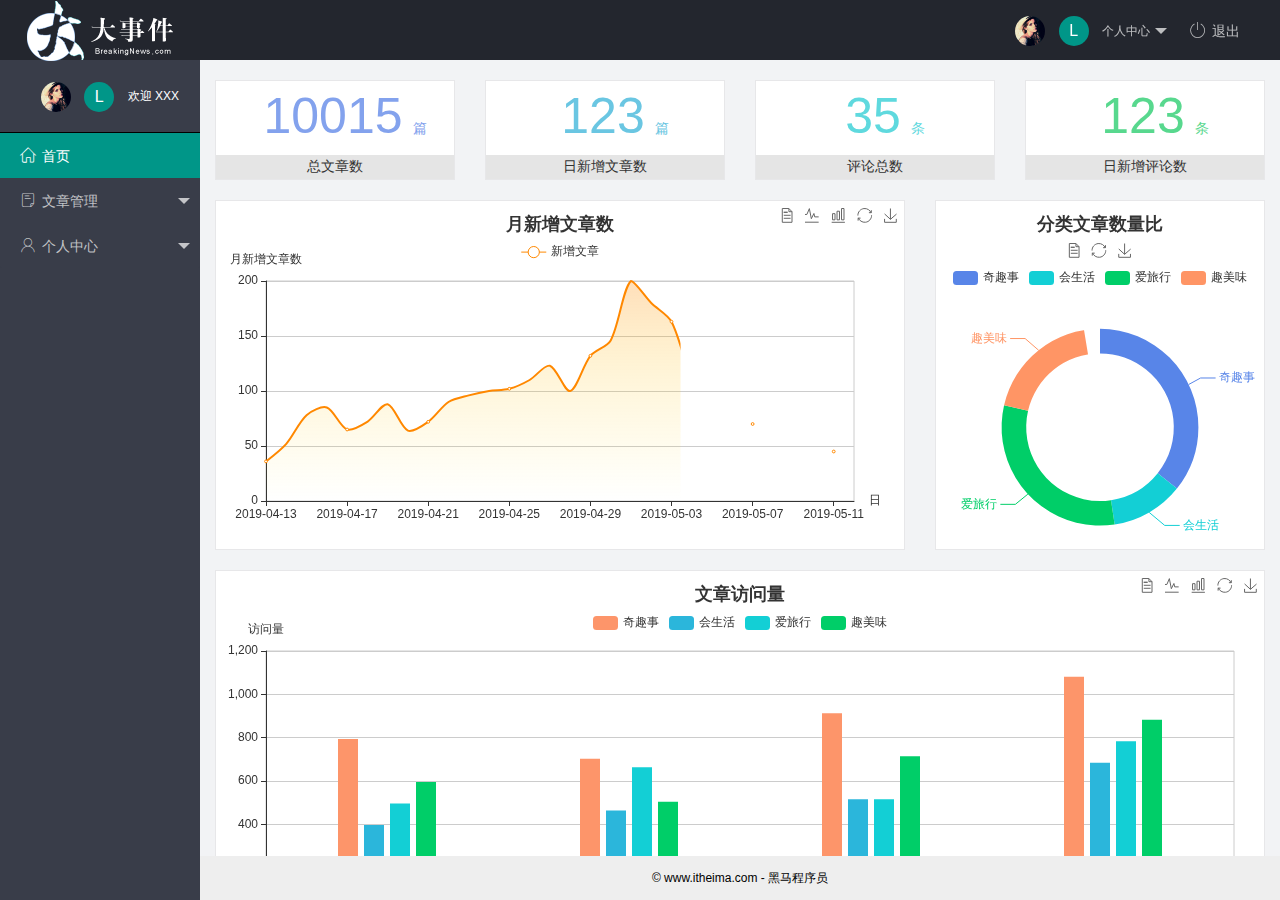
<file: index.html>
<!DOCTYPE html>
<html>

<head>
    <meta charset="utf-8">
    <meta name="viewport" content="width=device-width, initial-scale=1, maximum-scale=1">
    <title>layout 管理系统大布局 - Layui</title>
    <!-- 引导 iconfont.css -->
    <link rel="stylesheet" href="/assets/fonts/iconfont.css">
    <!-- 导入 layui.css -->
    <link rel="stylesheet" href="/assets/lib/layui/css/layui.css">
    <!-- 导入本页面的css -->
    <link rel="stylesheet" href="/assets/css/index.css">
</head>

<body>
    <div class="layui-layout layui-layout-admin">
        <div class="layui-header">
            <div class="layui-logo layui-hide-xs">
                <img src="/assets/images/logo.png" alt="">
            </div>
            <!-- 头部区域（可配合layui 已有的水平导航） -->
            <ul class="layui-nav layui-layout-right">
                <li class="layui-nav-item layui-hide layui-show-md-inline-block">
                    <!-- 顶部头像区域 -->
                    <a class="userinfo" href="javascript:;">
                        <img src="/assets/images/sample.jpg" class="layui-nav-img">
                        <span class="text-avatar">L</span>
                        个人中心
                    </a>
                    <dl class="layui-nav-child">
                        <dd>
                            <a href="/user/user_info.html" target="fm">基本资料</a>
                        </dd>
                        <dd>
                            <a href="/user/user_avatar.html" target="fm">更换头像</a>
                        </dd>
                        <dd>
                            <a href="/user/user_pwd.html" target="fm">重置密码</a>
                        </dd>
                    </dl>
                </li>
                <li class="layui-nav-item" lay-header-event="menuRight" lay-unselect>
                    <a id="logout" href="javascript:;">
                        <span class="iconfont icon-tuichu"></span>退出
                    </a>
                </li>
            </ul>
        </div>

        <div class="layui-side layui-bg-black">
            <div class="layui-side-scroll">
                <!-- 侧边头像区域（写到layui-side-scroll里面，ul的外面） -->
                <div class="userinfo">
                    <img src="/assets/images/sample.jpg" class="layui-nav-img">
                    <span class="text-avatar">L</span>
                    <span class="welcome">欢迎 XXX</span>
                </div>
                <!-- 左侧导航区域（可配合layui已有的垂直导航） -->
                <!-- lay-shrink="all" 收缩全部兄弟菜单子菜单 -->
                <ul lay-shrink="all" class="layui-nav layui-nav-tree" lay-filter="test">
                    <!-- layui-this这个类名，用于选中项高亮;  -->
                    <li class="layui-nav-item layui-this">
                        <!-- _self: 本页面跳转; -->
                        <!-- _blank: 新页面跳转; -->
                        <!-- XXX: 这个值如果和某个iframe标签的name属性相同，这个页面就回去iframe标签中显示; -->
                        <a href="/home/dashboard.html" target="fm">
                            <span class="iconfont icon-home"></span>首页
                        </a>
                    </li>
                    <!-- layui-nav-itemed这个类名，用于展开默认项; -->
                    <li class="layui-nav-item">
                        <a class="" href="javascript:;">
                            <span class="iconfont icon-16"></span>文章管理
                        </a>
                        <dl class="layui-nav-child">
                            <dd>
                                <a href="/article/art_cate.html" target="fm">
                                    <i class="layui-icon layui-icon-app"></i>文章类别</a>
                            </dd>
                            <dd>
                                <a href="javascript:;">
                                    <i class="layui-icon layui-icon-app"></i>文章列表</a>
                            </dd>
                            <dd>
                                <a href="javascript:;">
                                    <i class="layui-icon layui-icon-app"></i>发表文章</a>
                            </dd>
                        </dl>
                    </li>
                    <li class="layui-nav-item">
                        <a href="javascript:;">
                            <span class="iconfont icon-user"></span>个人中心
                        </a>
                        <dl class="layui-nav-child">
                            <dd>
                                <a href="/user/user_info.html" target="fm">
                                    <i class="layui-icon layui-icon-app"></i>基本资料</a>
                            </dd>
                            <dd>
                                <a href="/user/user_avatar.html" target="fm">
                                    <i class="layui-icon layui-icon-app"></i>更换头像</a>
                            </dd>
                            <dd>
                                <a href="/user/user_pwd.html" target="fm">
                                    <i class="layui-icon layui-icon-app"></i>重置密码</a>
                            </dd>
                        </dl>
                    </li>

                </ul>
            </div>
        </div>

        <div class="layui-body">
            <!-- 内容主体区域 -->
            <iframe name="fm" src="/home/dashboard.html" frameborder="0"></iframe>
        </div>

        <div class="layui-footer">
            <!-- 底部固定区域 -->
            © www.itheima.com  -  黑马程序员
        </div>
    </div>

    <!-- 导入 layui.all.js -->
    <script src="/assets/lib/layui/layui.all.js"></script>
    <!-- 导入 axios.js -->
    <script src="/assets/lib/axios.js"></script>
    <!-- 导入 common.js -->
    <script src="/assets/js/common.js"></script>
    <!-- 导入 jquery.js -->
    <script src="/assets/lib/jquery.js"></script>
    <!-- 导入 自己的 js -->
    <script src="/assets/js/index.js"></script>
</body>

</html>
</file>
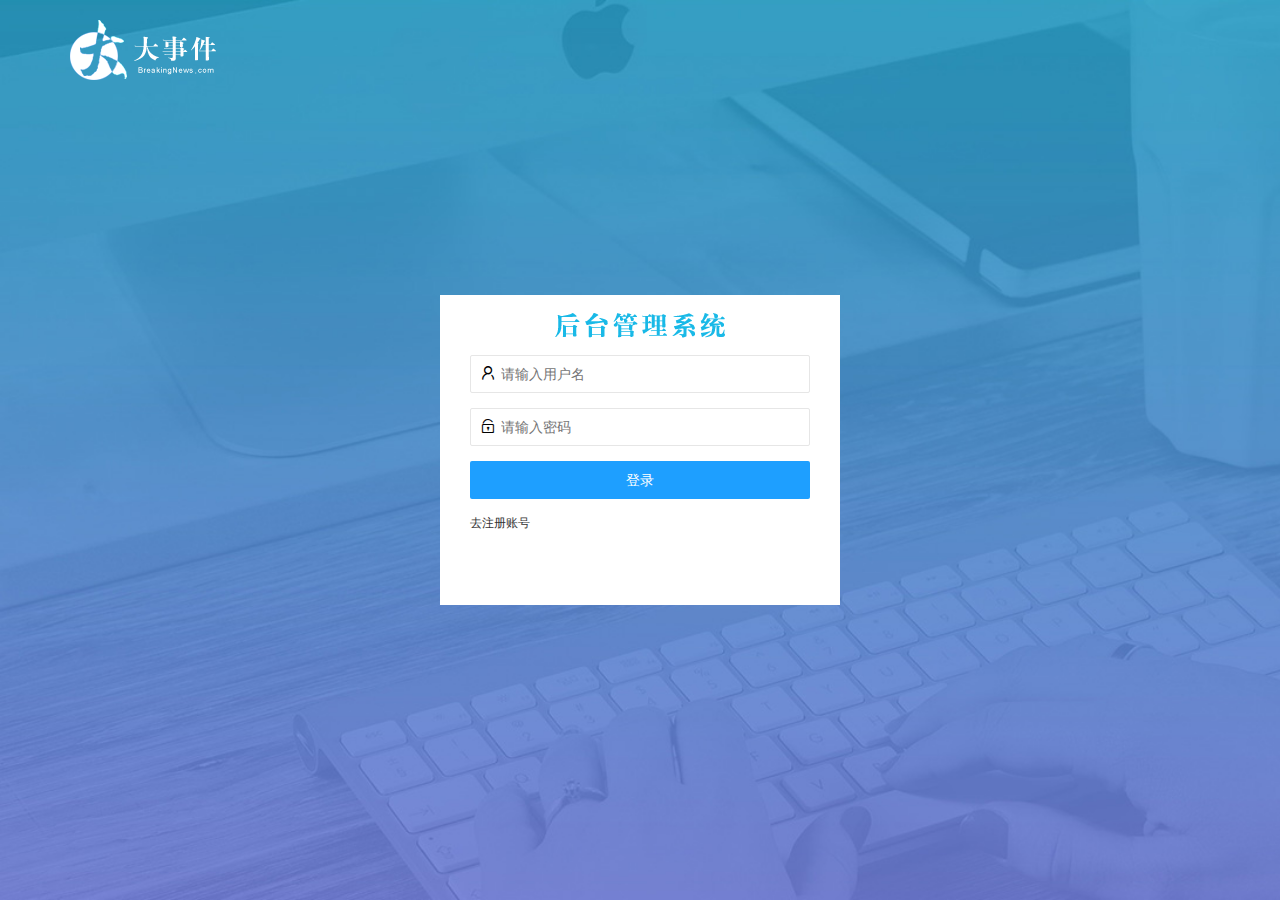
<file: login.html>
<!DOCTYPE html>
<html lang="en">

<head>
    <meta charset="UTF-8">
    <meta name="viewport" content="width=device-width, initial-scale=1.0">
    <meta http-equiv="X-UA-Compatible" content="ie=edge">
    <title>登录&注册</title>
    <!-- 引入layui.css -->
    <link rel="stylesheet" href="/assets/lib/layui/css/layui.css">
    <!-- 引入css -->
    <link rel="stylesheet" href="/assets/css/login.css">
</head>

<body>
    <!-- 1.顶部logo -->
    <div class="layui-main header">
        <img src="/assets/images/logo.png" alt="">
    </div>

    <!-- 2.注册登录区域 -->
    <div class="login-reg">
        <!-- 2.1 标题部分 -->
        <div class="title-box"></div>
        <!-- 2.2 注册和登录区域 -->
        <div id="loginBox">
            <!-- 登陆表单 -->
            <!-- 注意1: 一定要有类名: layui-form -->
            <form id="formLogin" class="layui-form" action="">
                <!-- 1.用户名 -->
                <div class="layui-form-item">
                    <i class="layui-icon layui-icon-username"></i>
                    <input value="" type="text" name="username" required lay-verify="required|username" placeholder="请输入用户名" autocomplete="off" class="layui-input">
                </div>                               
                <!-- 2.密码 -->
                <div class="layui-form-item">
                    <i class="layui-icon layui-icon-password"></i>
                    <input value="" type="password" name="password" required lay-verify="required|pwd" placeholder="请输入密码" autocomplete="off" class="layui-input">
                </div>
                <!-- 3.提交 -->
                <div class="layui-form-item">
                    <!-- 注意2：button按钮，type不写默认submit; 如果写成 type="button" 就没有办法提交了 -->
                    <!-- 注意3：lay-submit是属性，不是具体的某个值！不能没有; -->
                    <button class="layui-btn layui-btn-normal layui-btn-fluid" lay-submit lay-filter="formDemo">登录</button>
                </div>
                <!-- 4.a连接 -->
                <div class="layui-form-item">
                    <a href="javascript:;">去注册账号</a>
                </div>
            </form>
        </div>
        <div id="regBox" style="display: none;">
            <!-- 注册表单 -->
            <!-- 注意1: 一定要有类名: layui-form -->
            <form id="formReg" class="layui-form" action="">
                <!-- 1.用户名 -->
                <div class="layui-form-item">
                    <i class="layui-icon layui-icon-username"></i>
                    <input type="text" name="username" required lay-verify="required|username" placeholder="请输入用户名" autocomplete="off" class="layui-input">
                </div>
                <!-- 2.1 密码 -->
                <div class="layui-form-item">
                    <i class="layui-icon layui-icon-password"></i>
                    <input type="text" name="password" required lay-verify="required|pwd" placeholder="请输入密码" autocomplete="off" class="layui-input">
                </div>
                <!-- 2.2 再次输入密码 -->
                <div class="layui-form-item">
                    <i class="layui-icon layui-icon-password"></i>
                    <input type="text" name="repassword" required lay-verify="required|repwd" placeholder="请再次输入密码" autocomplete="off" class="layui-input">
                </div>
                <!-- 3.提交 -->
                <div class="layui-form-item">
                    <!-- 注意2：button按钮，type不写默认submit; 如果写成 type="button" 就没有办法提交了 -->
                    <!-- 注意3：lay-submit是属性，不是具体的某个值！不能没有; -->
                    <button class="layui-btn layui-btn-normal layui-btn-fluid" lay-submit lay-filter="formDemo">注册</button>
                </div>
                <!-- 4.a连接 -->
                <div class="layui-form-item">
                    <a href="javascript:;">去登录</a>
                </div>
            </form>
        </div>
    </div>

    <!-- 导入 axios.js -->
    <script src="/assets/lib/axios.js"></script>
    <!-- 导入 common.js要在axios.js只后，自己的js之前 -->
    <script src="/assets/js/common.js"></script>
    <!-- 导入 layui.all.js -->
    <script src="/assets/lib/layui/layui.all.js"></script>
    <!-- 导入 jQuery.js -->
    <script src="/assets/lib/jquery.js"></script>
    <!-- 导入 自己页面的 js -->
    <script src="/assets/js/login.js"></script>
</body>

</html>
</file>
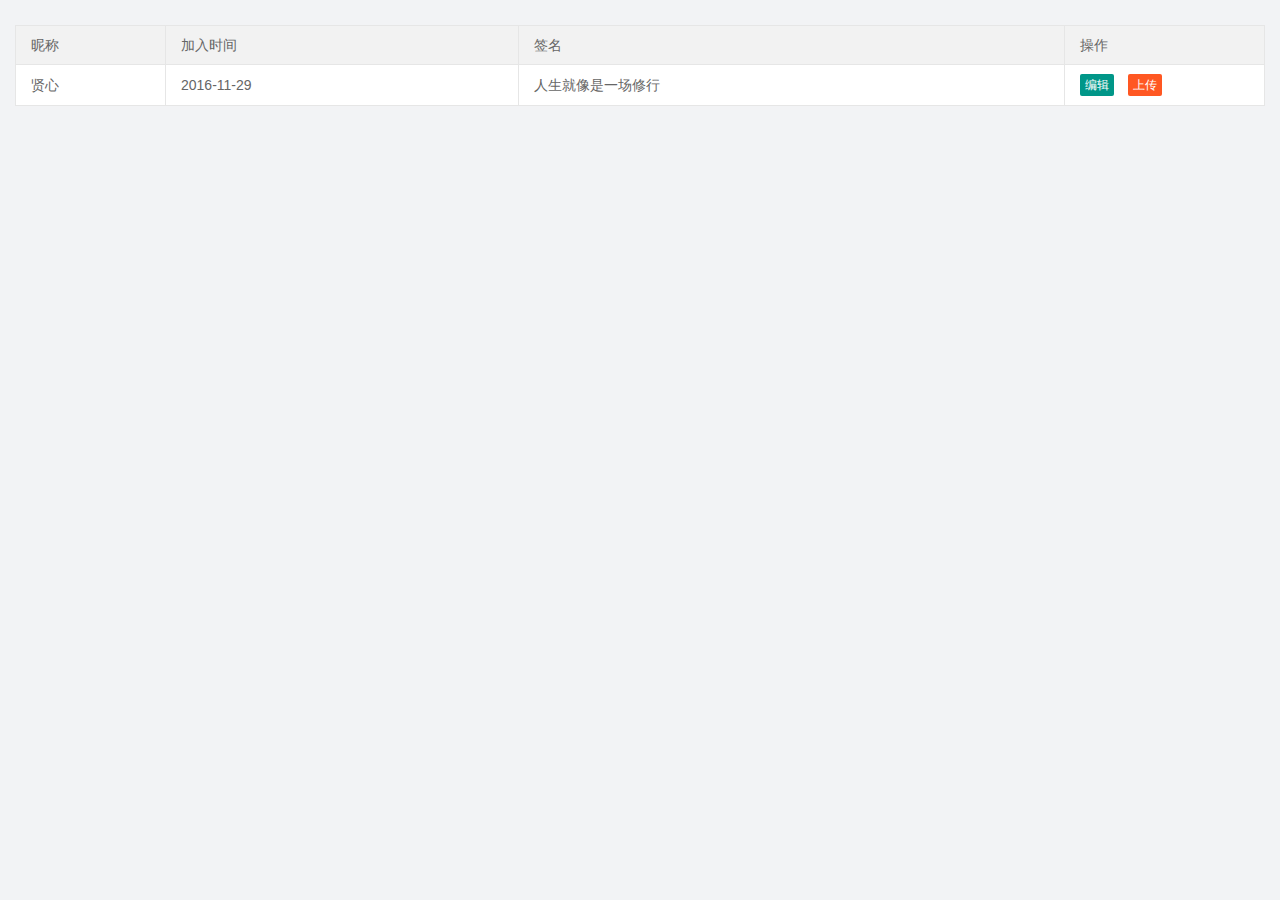
<file: article/art_cate.html>
<!DOCTYPE html>
<html lang="en">

<head>
    <meta charset="UTF-8">
    <meta http-equiv="X-UA-Compatible" content="IE=edge">
    <meta name="viewport" content="width=device-width, initial-scale=1.0">
    <title>Document</title>
    <!-- 引导 iconfont.css -->
    <link rel="stylesheet" href="/assets/fonts/iconfont.css">
    <!-- 导入 layui.css -->
    <link rel="stylesheet" href="/assets/lib/layui/css/layui.css">
    <!-- 导入本页面的css -->
    <link rel="stylesheet" href="/assets/css/article/art_cate.css">
</head>

<body>
    <table class="layui-table">
        <colgroup>
            <col width="150">
            <col><col>
            <col width="200">
            
        </colgroup>
        <thead>
            <tr>
                <th>昵称</th>
                <th>加入时间</th>
                <th>签名</th>
                <th>操作</th>
            </tr>
        </thead>
        <tbody>
            <tr>
                <td>贤心</td>
                <td>2016-11-29</td>
                <td>人生就像是一场修行</td>
                <td>
                    <button type="button" class="layui-btn layui-btn-xs ">编辑</button>
                    <button type="button" class="layui-btn layui-btn-xs layui-btn-danger">上传</button>
                </td>
            </tr>

        </tbody>
    </table>
    <!-- 导入 layui.all.js -->
    <script src="/assets/lib/layui/layui.all.js"></script>
    <!-- 导入 axios.js -->
    <script src="/assets/lib/axios.js"></script>
    <!-- 导入 common.js -->
    <script src="/assets/js/common.js"></script>
    <!-- 导入 jquery.js -->
    <script src="/assets/lib/jquery.js"></script>
    <!-- 导入 自己的 js -->
    <script src="/assets/js/index.js"></script>
</body>

</html>
</file>
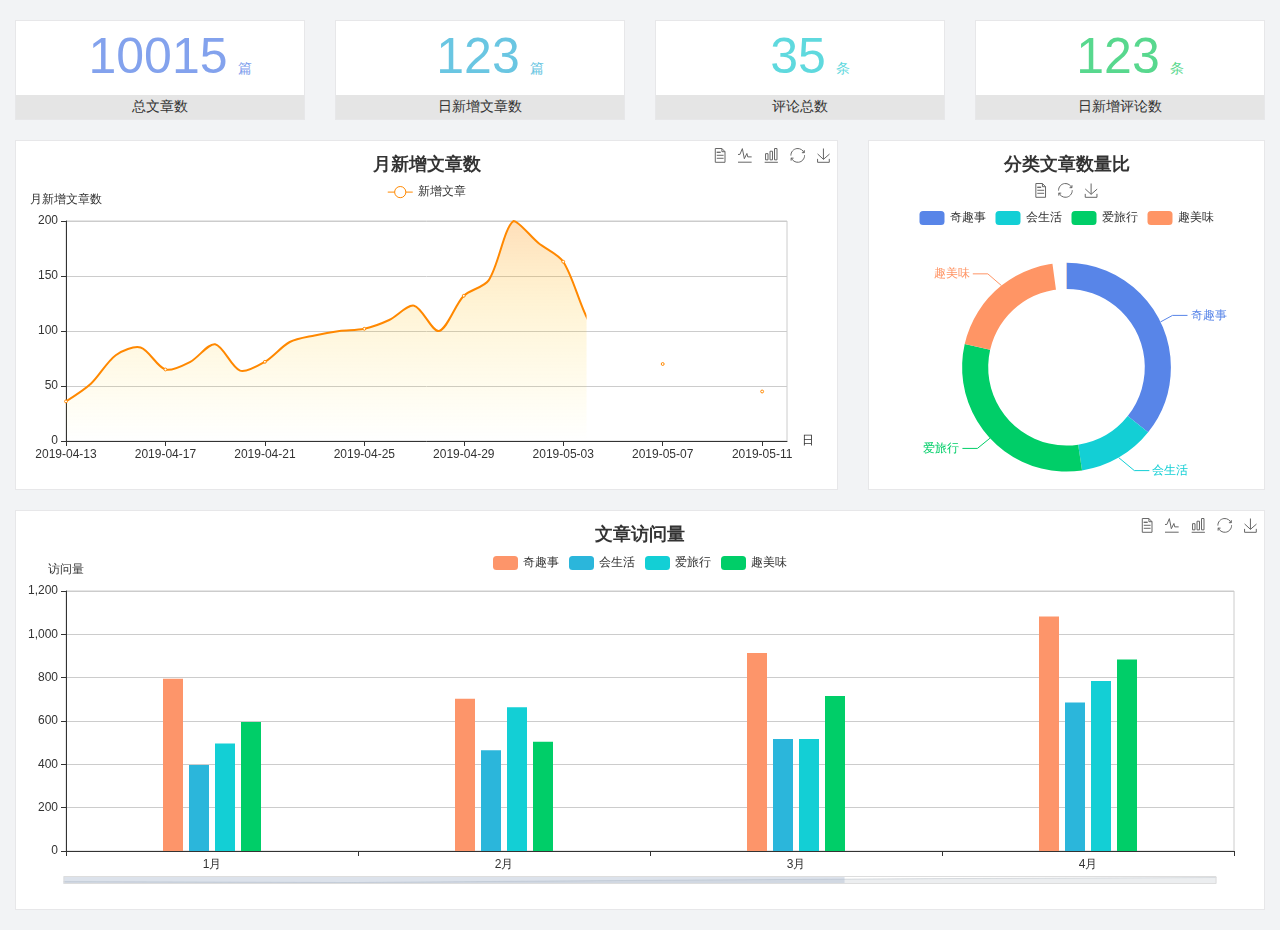
<file: home/dashboard.html>
<!DOCTYPE html>
<html lang="en">

<head>
  <meta charset="UTF-8">
  <meta name="viewport" content="width=device-width, initial-scale=1.0">
  <meta http-equiv="X-UA-Compatible" content="ie=edge">
  <title>图表统计</title>
  <link rel="stylesheet" href="../assets/lib/bootstrap.css" />
  <link rel="stylesheet" href="../assets/lib/main.css" />
  <script src="../assets/lib/jquery.js"></script>
  <script type="text/javascript" src="../assets/lib/echarts.min.js"></script>
</head>

<body>
  <div class="container-fluid">
    <div class="row spannel_list">
      <div class="col-sm-3 col-xs-6">
        <div class="spannel">
          <em>10015</em><span>篇</span>
          <b>总文章数</b>
        </div>
      </div>
      <div class="col-sm-3 col-xs-6">
        <div class="spannel scolor01">
          <em>123</em><span>篇</span>
          <b>日新增文章数</b>
        </div>
      </div>
      <div class="col-sm-3 col-xs-6">
        <div class="spannel scolor02">
          <em>35</em><span>条</span>
          <b>评论总数</b>
        </div>
      </div>
      <div class="col-sm-3 col-xs-6">
        <div class="spannel scolor03">
          <em>123</em><span>条</span>
          <b>日新增评论数</b>
        </div>
      </div>
    </div>
  </div>

  <div class="container-fluid">
    <div class="row curve-pie">
      <div class="col-lg-8 col-md-8">
        <div class="gragh_pannel" id="curve_show"></div>
      </div>
      <div class="col-lg-4 col-md-4">
        <div class="gragh_pannel" id="pie_show"></div>
      </div>
    </div>
  </div>

  <div class="container-fluid">
    <div class="column_pannel" id="column_show"></div>
  </div>

  <script>
    var oChart = echarts.init(document.getElementById('curve_show'));
    var aList_all = [
      { 'count': 36, 'date': '2019-04-13' },
      { 'count': 52, 'date': '2019-04-14' },
      { 'count': 78, 'date': '2019-04-15' },
      { 'count': 85, 'date': '2019-04-16' },
      { 'count': 65, 'date': '2019-04-17' },
      { 'count': 72, 'date': '2019-04-18' },
      { 'count': 88, 'date': '2019-04-19' },
      { 'count': 64, 'date': '2019-04-20' },
      { 'count': 72, 'date': '2019-04-21' },
      { 'count': 90, 'date': '2019-04-22' },
      { 'count': 96, 'date': '2019-04-23' },
      { 'count': 100, 'date': '2019-04-24' },
      { 'count': 102, 'date': '2019-04-25' },
      { 'count': 110, 'date': '2019-04-26' },
      { 'count': 123, 'date': '2019-04-27' },
      { 'count': 100, 'date': '2019-04-28' },
      { 'count': 132, 'date': '2019-04-29' },
      { 'count': 146, 'date': '2019-04-30' },
      { 'count': 200, 'date': '2019-05-01' },
      { 'count': 180, 'date': '2019-05-02' },
      { 'count': 163, 'date': '2019-05-03' },
      { 'count': 110, 'date': '2019-05-04' },
      { 'count': 80, 'date': '2019-05-05' },
      { 'count': 82, 'date': '2019-05-06' },
      { 'count': 70, 'date': '2019-05-07' },
      { 'count': 65, 'date': '2019-05-08' },
      { 'count': 54, 'date': '2019-05-09' },
      { 'count': 40, 'date': '2019-05-10' },
      { 'count': 45, 'date': '2019-05-11' },
      { 'count': 38, 'date': '2019-05-12' },
    ];

    let aCount = [];
    let aDate = [];

    for (var i = 0; i < aList_all.length; i++) {
      aCount.push(aList_all[i].count);
      aDate.push(aList_all[i].date);
    }

    var chartopt = {
      title: {
        text: '月新增文章数',
        left: 'center',
        top: '10'
      },
      tooltip: {
        trigger: 'axis'
      },
      legend: {
        data: ['新增文章'],
        top: '40'
      },
      toolbox: {
        show: true,
        feature: {
          mark: { show: true },
          dataView: { show: true, readOnly: false },
          magicType: { show: true, type: ['line', 'bar'] },
          restore: { show: true },
          saveAsImage: { show: true }
        }
      },
      calculable: true,
      xAxis: [
        {
          name: '日',
          type: 'category',
          boundaryGap: false,
          data: aDate
        }
      ],
      yAxis: [
        {
          name: '月新增文章数',
          type: 'value'
        }
      ],
      series: [
        {
          name: '新增文章',
          type: 'line',
          smooth: true,
          itemStyle: { normal: { areaStyle: { type: 'default' }, color: '#f80' }, lineStyle: { color: '#f80' } },
          data: aCount
        }],
      areaStyle: {
        normal: {
          color: new echarts.graphic.LinearGradient(0, 0, 0, 1, [{
            offset: 0,
            color: 'rgba(255,136,0,0.39)'
          }, {
            offset: .34,
            color: 'rgba(255,180,0,0.25)'
          }, {
            offset: 1,
            color: 'rgba(255,222,0,0.00)'
          }])

        }
      },
      grid: {
        show: true,
        x: 50,
        x2: 50,
        y: 80,
        height: 220
      }
    };

    oChart.setOption(chartopt);


    var oPie = echarts.init(document.getElementById('pie_show'));
    var oPieopt =
    {
      title: {
        top: 10,
        text: '分类文章数量比',
        x: 'center'
      },
      tooltip: {
        trigger: 'item',
        formatter: "{a} <br/>{b} : {c} ({d}%)"
      },
      color: ['#5885e8', '#13cfd5', '#00ce68', '#ff9565'],
      legend: {
        x: 'center',
        top: 65,
        data: ['奇趣事', '会生活', '爱旅行', '趣美味']
      },
      toolbox: {
        show: true,
        x: 'center',
        top: 35,
        feature: {
          mark: { show: true },
          dataView: { show: true, readOnly: false },
          magicType: {
            show: true,
            type: ['pie', 'funnel'],
            option: {
              funnel: {
                x: '25%',
                width: '50%',
                funnelAlign: 'left',
                max: 1548
              }
            }
          },
          restore: { show: true },
          saveAsImage: { show: true }
        }
      },
      calculable: true,
      series: [
        {
          name: '访问来源',
          type: 'pie',
          radius: ['45%', '60%'],
          center: ['50%', '65%'],
          data: [
            { value: 300, name: '奇趣事' },
            { value: 100, name: '会生活' },
            { value: 260, name: '爱旅行' },
            { value: 180, name: '趣美味' }
          ]
        }
      ]
    };
    oPie.setOption(oPieopt);



    var oColumn = this.echarts.init(document.getElementById('column_show'));
    var oColumnopt =
    {
      title: {
        text: '文章访问量',
        left: 'center',
        top: '10'
      },
      tooltip: {
        trigger: 'axis'
      },
      legend: {
        data: ['奇趣事', '会生活', '爱旅行', '趣美味'],
        top: '40'
      },
      toolbox: {
        show: true,
        feature: {
          mark: { show: true },
          dataView: { show: true, readOnly: false },
          magicType: { show: true, type: ['line', 'bar'] },
          restore: { show: true },
          saveAsImage: { show: true }
        }
      },
      calculable: true,
      xAxis: [
        {
          type: 'category',
          data: ['1月', '2月', '3月', '4月', '5月']
        }
      ],
      yAxis: [
        {
          name: '访问量',
          type: 'value'
        }
      ],
      series: [
        {
          name: '奇趣事',
          type: 'bar',
          barWidth: 20,
          itemStyle: {
            normal: { areaStyle: { type: 'default' }, color: '#fd956a' }
          },
          data: [800, 708, 920, 1090, 1200]
        },
        {
          name: '会生活',
          type: 'bar',
          barWidth: 20,
          itemStyle: {
            normal: { areaStyle: { type: 'default' }, color: '#2bb6db' }
          },
          data: [400, 468, 520, 690, 800]
        },
        {
          name: '爱旅行',
          type: 'bar',
          barWidth: 20,
          itemStyle: {
            normal: { areaStyle: { type: 'default' }, color: '#13cfd5' }
          },
          data: [500, 668, 520, 790, 900]
        },
        {
          name: '趣美味',
          type: 'bar',
          barWidth: 20,
          itemStyle: {
            normal: { areaStyle: { type: 'default' }, color: '#00ce68' }
          },
          data: [600, 508, 720, 890, 1000]
        }
      ],
      grid: {
        show: true,
        x: 50,
        x2: 30,
        y: 80,
        height: 260
      },
      dataZoom: [//给x轴设置滚动条
        {
          start: 0,//默认为0
          end: 100 - 1000 / 31,//默认为100
          type: 'slider',
          show: true,
          xAxisIndex: [0],
          handleSize: 0,//滑动条的 左右2个滑动条的大小
          height: 8,//组件高度
          left: 45, //左边的距离
          right: 50,//右边的距离
          bottom: 26,//右边的距离
          handleColor: '#ddd',//h滑动图标的颜色
          handleStyle: {
            borderColor: "#cacaca",
            borderWidth: "1",
            shadowBlur: 2,
            background: "#ddd",
            shadowColor: "#ddd",
          }
        }]
    };
    oColumn.setOption(oColumnopt);
  </script>
</body>

</html>
</file>
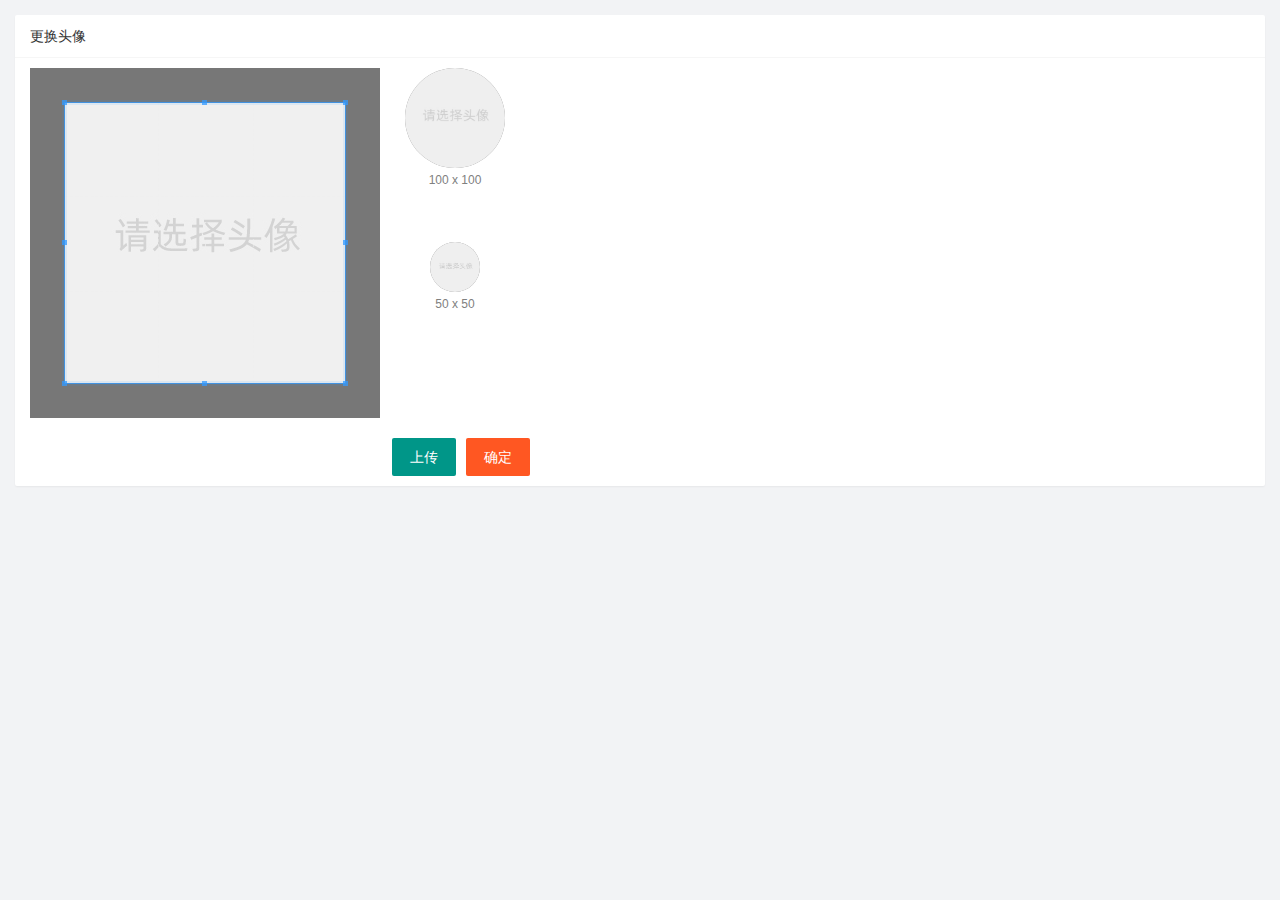
<file: user/user_avatar.html>
<!DOCTYPE html>
<html lang="en">

<head>
    <meta charset="UTF-8">
    <meta http-equiv="X-UA-Compatible" content="IE=edge">
    <meta name="viewport" content="width=device-width, initial-scale=1.0">
    <title>Document</title>
    <!-- 导入 cropper.css -->
    <link rel="stylesheet" href="/assets/lib/cropper/cropper.css" />

    <!-- 导入 layui.css -->
    <link rel="stylesheet" href="/assets/lib/layui/css/layui.css">
    <!-- 导入 自己页面的css -->
    <link rel="stylesheet" href="/assets/css/user/user_avatar.css">
</head>

<body>
    <!-- 面板 - 卡片面板 -->
    <div class="layui-card">
        <div class="layui-card-header">更换头像</div>
        <div class="layui-card-body">
            <div class="row1">
                <div class="cropper-box">
                    <img id="image" src="/assets/images/avatar.jpg" />
                </div>
                <div class="preview-box">
                    <div>
                        <div class="img-preview w100"></div>
                        <p class="size">100 x 100</p>
                    </div>
                    <div>
                        <div class="img-preview w50"></div>
                        <p class="size">50 x 50</p>
                    </div>
                </div>
            </div>
            <div class="row2">
                <input id="chooseImageInp" accept="image/*" type="file" style="display: none">
                <button id="chooseImageBtn" type="button" class="layui-btn">上传</button>
                <button id="uploadBtn" type="button" class="layui-btn layui-btn-danger">确定</button>
            </div>
        </div>
    </div>

    <!-- 导入 layui.all.js -->
    <script src="/assets/lib/layui/layui.all.js"></script>
    <!-- 导入 axios.js -->
    <script src="/assets/lib/axios.js"></script>
    <!-- 导入 common.js -->
    <script src="/assets/js/common.js"></script>
    <!-- 导入 jquery.js -->
    <script src="/assets/lib/jquery.js"></script>
    <script src="/assets/lib/cropper/Cropper.js"></script>
    <script src="/assets/lib/cropper/jquery-cropper.js"></script>
    <!-- 导入 自己的 js -->
    <script src="/assets/js/user/user_avatar.js"></script>
</body>

</html>
</file>
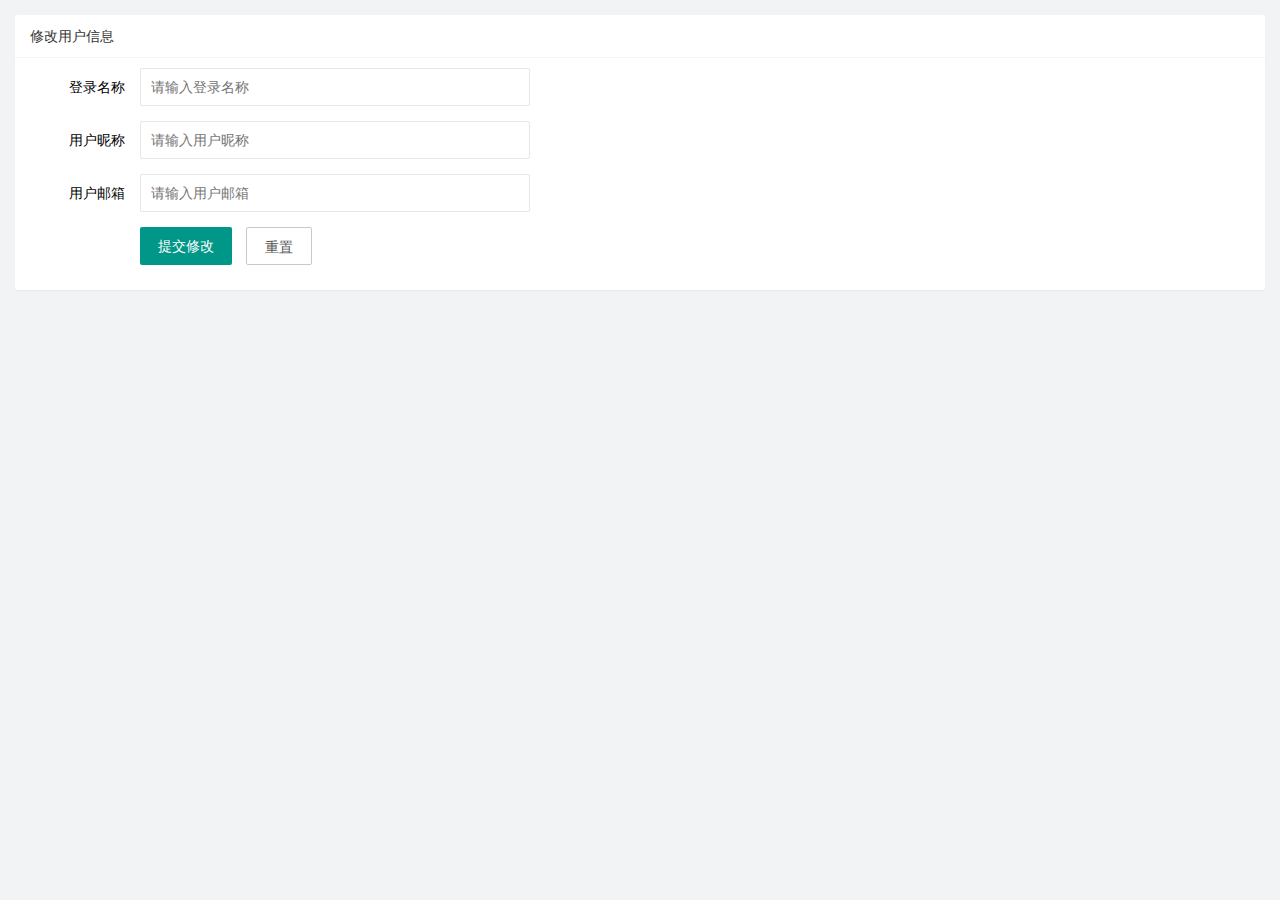
<file: user/user_info.html>
<!DOCTYPE html>
<html lang="en">

<head>
    <meta charset="UTF-8">
    <meta name="viewport" content="width=device-width, initial-scale=1.0">
    <meta http-equiv="X-UA-Compatible" content="ie=edge">
    <title>Document</title>
    <!-- 引入 layui.css -->
    <link rel="stylesheet" href="/assets/lib/layui/css/layui.css">
    <!-- 引入本页面 的css -->
    <link rel="stylesheet" href="/assets/css/user/user_info.css">
</head>

<body>
    <!-- 面板 - 卡片面板 -->
    <div class="layui-card">
        <div class="layui-card-header">修改用户信息</div>
        <div class="layui-card-body">
            <!-- 用户信息表单 -->
            <form id="formUserInfo" lay-filter="formUserInfo" class="layui-form" action="">
                <!-- 0.隐藏域填充id属性值，方便将来修改用户信息; -->
                <input type="hidden" name="id">
                <!-- 1.登录名称 -->
                <div class="layui-form-item">
                    <label class="layui-form-label">登录名称</label>
                    <div class="layui-input-block">
                        <input disabled type="text" name="username" required lay-verify="required" placeholder="请输入登录名称" autocomplete="off" class="layui-input">
                    </div>
                </div>
                <!-- 2.用户昵称 -->
                <div class="layui-form-item">
                    <label class="layui-form-label">用户昵称</label>
                    <div class="layui-input-block">
                        <input type="text" name="nickname" required lay-verify="required|nickname" placeholder="请输入用户昵称" autocomplete="off" class="layui-input">
                    </div>
                </div>
                <!-- 3.用户邮箱 -->
                <div class="layui-form-item">
                    <label class="layui-form-label">用户邮箱</label>
                    <div class="layui-input-block">
                        <input type="text" name="email" required lay-verify="required|email" placeholder="请输入用户邮箱" autocomplete="off" class="layui-input">
                    </div>
                </div>
                <!-- 4.按钮 -->
                <div class="layui-form-item">
                    <div class="layui-input-block">
                        <button class="layui-btn" lay-submit lay-filter="formDemo">提交修改</button>
                        <button id="btnReset" type="reset" class="layui-btn layui-btn-primary">重置</button>
                    </div>
                </div>
            </form>
        </div>
    </div>

    <!-- 导入 layui.all.js -->
    <script src="/assets/lib/layui/layui.all.js"></script>
    <!-- 引入 axios.js -->
    <script src="/assets/lib/axios.js"></script>
    <!-- 引入 common.js -->
    <script src="/assets/js/common.js"></script>
    <!-- 引入 jQuery.js -->
    <script src="/assets/lib/jquery.js"></script>
    <!-- 引入 本页面的js -->
    <script src="/assets/js/user/user_info.js"></script>
</body>

</html>
</file>
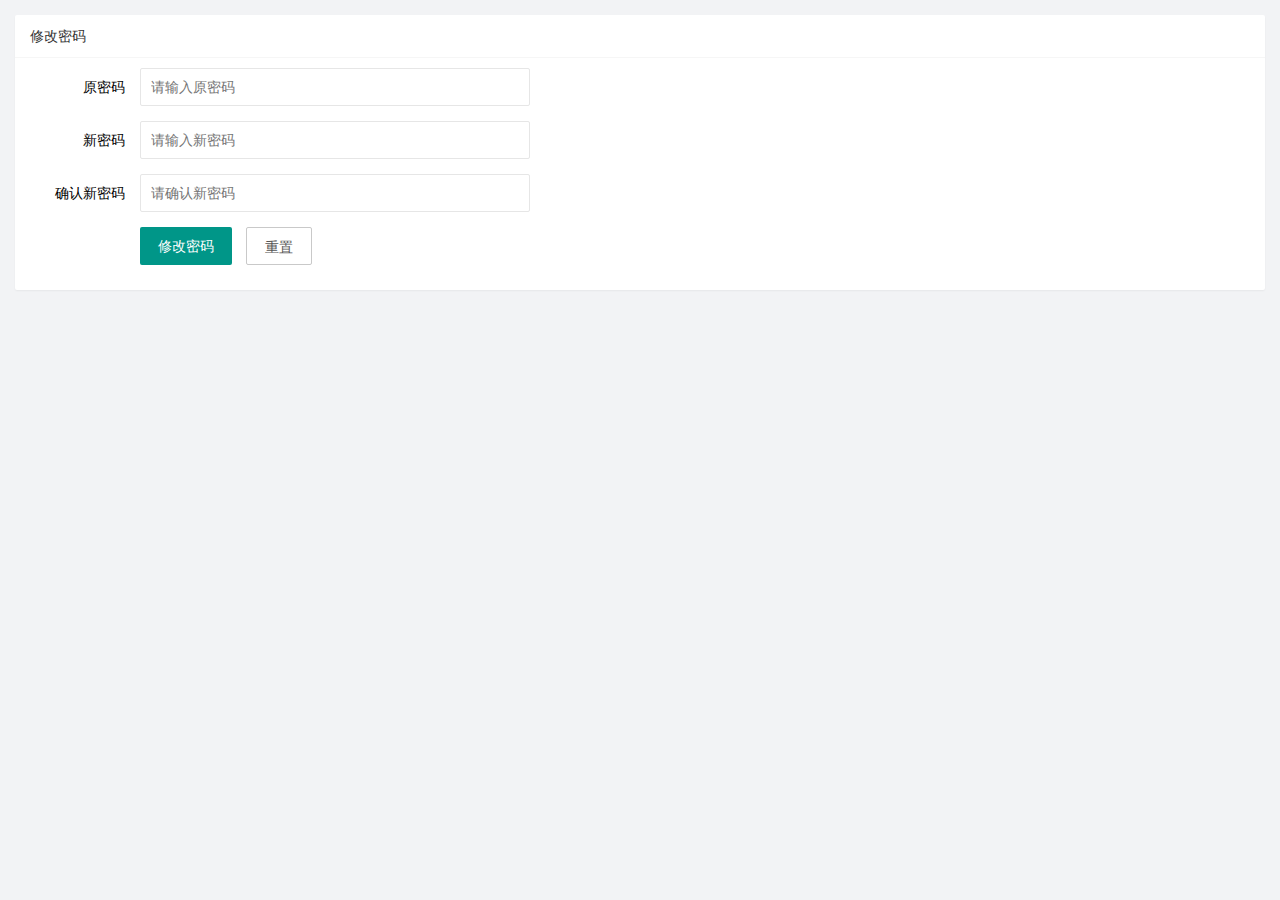
<file: user/user_pwd.html>
<!DOCTYPE html>
<html lang="en">

<head>
    <meta charset="UTF-8">
    <meta name="viewport" content="width=device-width, initial-scale=1.0">
    <meta http-equiv="X-UA-Compatible" content="ie=edge">
    <title>Document</title>
    <!-- 导入 layui.css -->
    <link rel="stylesheet" href="/assets/lib/layui/css/layui.css">
    <!-- 导入本页面的 css -->
    <link rel="stylesheet" href="/assets/css/user/user_pwd.css">
</head>

<body>
    <!-- 面板 - 卡片面板 -->
    <div class="layui-card">
        <div class="layui-card-header">修改密码</div>
        <div class="layui-card-body">
            <!-- 放入修改密码的form表单 -->
            <form id="formPwd" class="layui-form" action="">
                <!-- 1.原密码 -->
                <div class="layui-form-item">
                    <label class="layui-form-label">原密码</label>
                    <div class="layui-input-block">
                        <input type="text" name="oldPwd" required lay-verify="required|pwd" placeholder="请输入原密码" autocomplete="off" class="layui-input">
                    </div>
                </div>
                <!-- 2.新密码 -->
                <div class="layui-form-item">
                    <label class="layui-form-label">新密码</label>
                    <div class="layui-input-block">
                        <input type="text" name="newPwd" required lay-verify="required|pwd|newPwd" placeholder="请输入新密码" autocomplete="off" class="layui-input">
                    </div>
                </div>
                <!-- 3.确认新密码 -->
                <div class="layui-form-item">
                    <label class="layui-form-label">确认新密码</label>
                    <div class="layui-input-block">
                        <input type="text" name="rePwd" required lay-verify="required|pwd|rePwd" placeholder="请确认新密码" autocomplete="off" class="layui-input">
                    </div>
                </div>
                <!-- 4.按钮 -->
                <div class="layui-form-item">
                    <div class="layui-input-block">
                        <button class="layui-btn" lay-submit lay-filter="formDemo">修改密码</button>
                        <button type="reset" class="layui-btn layui-btn-primary">重置</button>
                    </div>
                </div>
            </form>
        </div>
    </div>

    <!-- 导入 layui.all.js -->
    <script src="/assets/lib/layui/layui.all.js"></script>
    <!-- 导入 axios.js -->
    <script src="/assets/lib/axios.js"></script>
    <!-- 导入 common.js -->
    <script src="/assets/js/common.js"></script>
    <!-- 导入 jquery.js -->
    <script src="/assets/lib/jquery.js"></script>
    <!-- 导入 自己的 js -->
    <script src="/assets/js/user/user_pwd.js"></script>

</body>

</html>
</file>
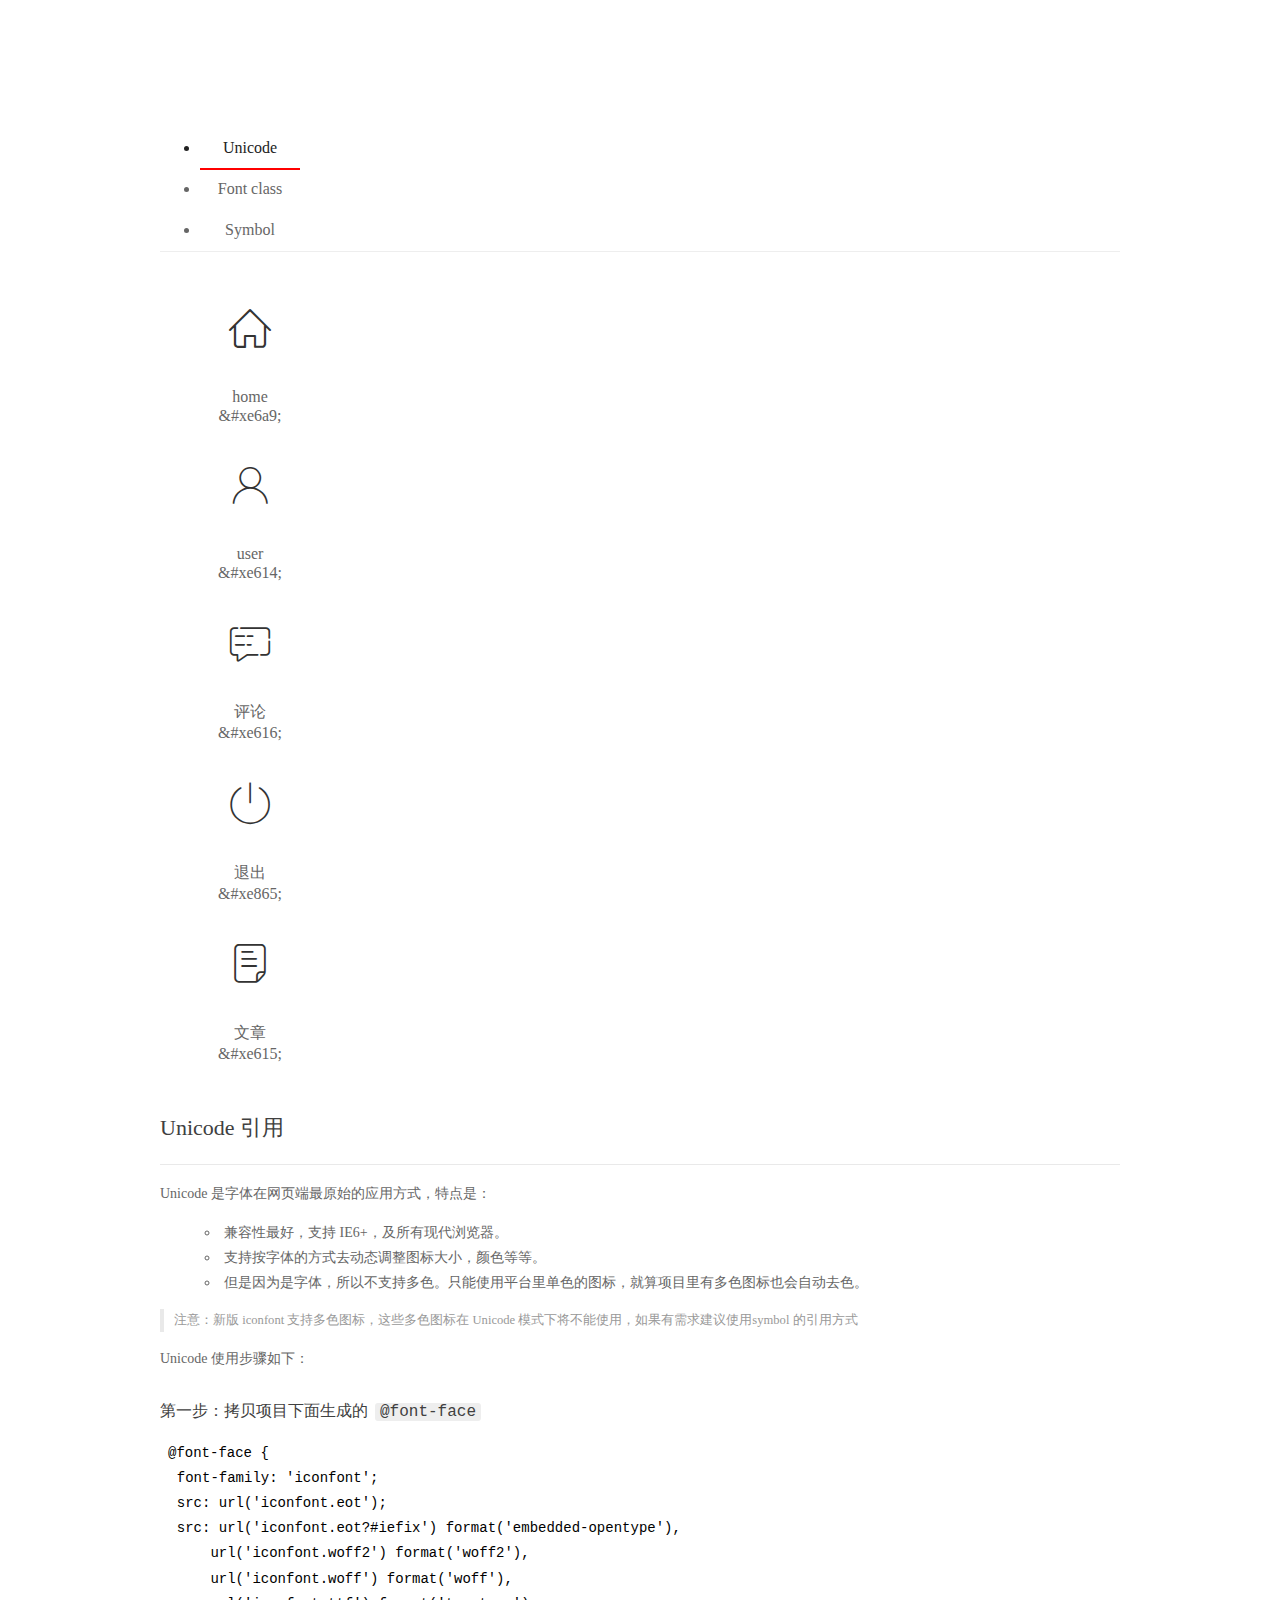
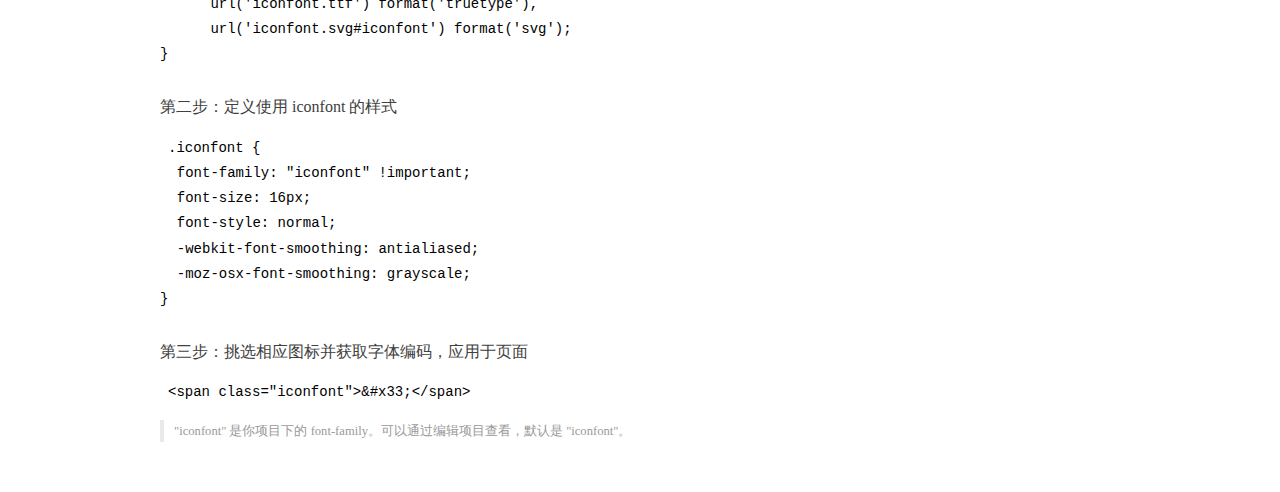
<file: assets/fonts/demo_index.html>
<!DOCTYPE html>
<html>
<head>
  <meta charset="utf-8"/>
  <title>IconFont Demo</title>
  <link rel="shortcut icon" href="https://gtms04.alicdn.com/tps/i4/TB1_oz6GVXXXXaFXpXXJDFnIXXX-64-64.ico" type="image/x-icon"/>
  <link rel="stylesheet" href="https://g.alicdn.com/thx/cube/1.3.2/cube.min.css">
  <link rel="stylesheet" href="demo.css">
  <link rel="stylesheet" href="iconfont.css">
  <script src="iconfont.js"></script>
  <!-- jQuery -->
  <script src="https://a1.alicdn.com/oss/uploads/2018/12/26/7bfddb60-08e8-11e9-9b04-53e73bb6408b.js"></script>
  <!-- 代码高亮 -->
  <script src="https://a1.alicdn.com/oss/uploads/2018/12/26/a3f714d0-08e6-11e9-8a15-ebf944d7534c.js"></script>
</head>
<body>
  <div class="main">
    <h1 class="logo"><a href="https://www.iconfont.cn/" title="iconfont 首页" target="_blank">&#xe86b;</a></h1>
    <div class="nav-tabs">
      <ul id="tabs" class="dib-box">
        <li class="dib active"><span>Unicode</span></li>
        <li class="dib"><span>Font class</span></li>
        <li class="dib"><span>Symbol</span></li>
      </ul>
      
    </div>
    <div class="tab-container">
      <div class="content unicode" style="display: block;">
          <ul class="icon_lists dib-box">
          
            <li class="dib">
              <span class="icon iconfont">&#xe6a9;</span>
                <div class="name">home</div>
                <div class="code-name">&amp;#xe6a9;</div>
              </li>
          
            <li class="dib">
              <span class="icon iconfont">&#xe614;</span>
                <div class="name">user</div>
                <div class="code-name">&amp;#xe614;</div>
              </li>
          
            <li class="dib">
              <span class="icon iconfont">&#xe616;</span>
                <div class="name">评论</div>
                <div class="code-name">&amp;#xe616;</div>
              </li>
          
            <li class="dib">
              <span class="icon iconfont">&#xe865;</span>
                <div class="name">退出</div>
                <div class="code-name">&amp;#xe865;</div>
              </li>
          
            <li class="dib">
              <span class="icon iconfont">&#xe615;</span>
                <div class="name">文章</div>
                <div class="code-name">&amp;#xe615;</div>
              </li>
          
          </ul>
          <div class="article markdown">
          <h2 id="unicode-">Unicode 引用</h2>
          <hr>

          <p>Unicode 是字体在网页端最原始的应用方式，特点是：</p>
          <ul>
            <li>兼容性最好，支持 IE6+，及所有现代浏览器。</li>
            <li>支持按字体的方式去动态调整图标大小，颜色等等。</li>
            <li>但是因为是字体，所以不支持多色。只能使用平台里单色的图标，就算项目里有多色图标也会自动去色。</li>
          </ul>
          <blockquote>
            <p>注意：新版 iconfont 支持多色图标，这些多色图标在 Unicode 模式下将不能使用，如果有需求建议使用symbol 的引用方式</p>
          </blockquote>
          <p>Unicode 使用步骤如下：</p>
          <h3 id="-font-face">第一步：拷贝项目下面生成的 <code>@font-face</code></h3>
<pre><code class="language-css"
>@font-face {
  font-family: 'iconfont';
  src: url('iconfont.eot');
  src: url('iconfont.eot?#iefix') format('embedded-opentype'),
      url('iconfont.woff2') format('woff2'),
      url('iconfont.woff') format('woff'),
      url('iconfont.ttf') format('truetype'),
      url('iconfont.svg#iconfont') format('svg');
}
</code></pre>
          <h3 id="-iconfont-">第二步：定义使用 iconfont 的样式</h3>
<pre><code class="language-css"
>.iconfont {
  font-family: "iconfont" !important;
  font-size: 16px;
  font-style: normal;
  -webkit-font-smoothing: antialiased;
  -moz-osx-font-smoothing: grayscale;
}
</code></pre>
          <h3 id="-">第三步：挑选相应图标并获取字体编码，应用于页面</h3>
<pre>
<code class="language-html"
>&lt;span class="iconfont"&gt;&amp;#x33;&lt;/span&gt;
</code></pre>
          <blockquote>
            <p>"iconfont" 是你项目下的 font-family。可以通过编辑项目查看，默认是 "iconfont"。</p>
          </blockquote>
          </div>
      </div>
      <div class="content font-class">
        <ul class="icon_lists dib-box">
          
          <li class="dib">
            <span class="icon iconfont icon-home"></span>
            <div class="name">
              home
            </div>
            <div class="code-name">.icon-home
            </div>
          </li>
          
          <li class="dib">
            <span class="icon iconfont icon-user"></span>
            <div class="name">
              user
            </div>
            <div class="code-name">.icon-user
            </div>
          </li>
          
          <li class="dib">
            <span class="icon iconfont icon-pinglun"></span>
            <div class="name">
              评论
            </div>
            <div class="code-name">.icon-pinglun
            </div>
          </li>
          
          <li class="dib">
            <span class="icon iconfont icon-tuichu"></span>
            <div class="name">
              退出
            </div>
            <div class="code-name">.icon-tuichu
            </div>
          </li>
          
          <li class="dib">
            <span class="icon iconfont icon-16"></span>
            <div class="name">
              文章
            </div>
            <div class="code-name">.icon-16
            </div>
          </li>
          
        </ul>
        <div class="article markdown">
        <h2 id="font-class-">font-class 引用</h2>
        <hr>

        <p>font-class 是 Unicode 使用方式的一种变种，主要是解决 Unicode 书写不直观，语意不明确的问题。</p>
        <p>与 Unicode 使用方式相比，具有如下特点：</p>
        <ul>
          <li>兼容性良好，支持 IE8+，及所有现代浏览器。</li>
          <li>相比于 Unicode 语意明确，书写更直观。可以很容易分辨这个 icon 是什么。</li>
          <li>因为使用 class 来定义图标，所以当要替换图标时，只需要修改 class 里面的 Unicode 引用。</li>
          <li>不过因为本质上还是使用的字体，所以多色图标还是不支持的。</li>
        </ul>
        <p>使用步骤如下：</p>
        <h3 id="-fontclass-">第一步：引入项目下面生成的 fontclass 代码：</h3>
<pre><code class="language-html">&lt;link rel="stylesheet" href="./iconfont.css"&gt;
</code></pre>
        <h3 id="-">第二步：挑选相应图标并获取类名，应用于页面：</h3>
<pre><code class="language-html">&lt;span class="iconfont icon-xxx"&gt;&lt;/span&gt;
</code></pre>
        <blockquote>
          <p>"
            iconfont" 是你项目下的 font-family。可以通过编辑项目查看，默认是 "iconfont"。</p>
        </blockquote>
      </div>
      </div>
      <div class="content symbol">
          <ul class="icon_lists dib-box">
          
            <li class="dib">
                <svg class="icon svg-icon" aria-hidden="true">
                  <use xlink:href="#icon-home"></use>
                </svg>
                <div class="name">home</div>
                <div class="code-name">#icon-home</div>
            </li>
          
            <li class="dib">
                <svg class="icon svg-icon" aria-hidden="true">
                  <use xlink:href="#icon-user"></use>
                </svg>
                <div class="name">user</div>
                <div class="code-name">#icon-user</div>
            </li>
          
            <li class="dib">
                <svg class="icon svg-icon" aria-hidden="true">
                  <use xlink:href="#icon-pinglun"></use>
                </svg>
                <div class="name">评论</div>
                <div class="code-name">#icon-pinglun</div>
            </li>
          
            <li class="dib">
                <svg class="icon svg-icon" aria-hidden="true">
                  <use xlink:href="#icon-tuichu"></use>
                </svg>
                <div class="name">退出</div>
                <div class="code-name">#icon-tuichu</div>
            </li>
          
            <li class="dib">
                <svg class="icon svg-icon" aria-hidden="true">
                  <use xlink:href="#icon-16"></use>
                </svg>
                <div class="name">文章</div>
                <div class="code-name">#icon-16</div>
            </li>
          
          </ul>
          <div class="article markdown">
          <h2 id="symbol-">Symbol 引用</h2>
          <hr>

          <p>这是一种全新的使用方式，应该说这才是未来的主流，也是平台目前推荐的用法。相关介绍可以参考这篇<a href="">文章</a>
            这种用法其实是做了一个 SVG 的集合，与另外两种相比具有如下特点：</p>
          <ul>
            <li>支持多色图标了，不再受单色限制。</li>
            <li>通过一些技巧，支持像字体那样，通过 <code>font-size</code>, <code>color</code> 来调整样式。</li>
            <li>兼容性较差，支持 IE9+，及现代浏览器。</li>
            <li>浏览器渲染 SVG 的性能一般，还不如 png。</li>
          </ul>
          <p>使用步骤如下：</p>
          <h3 id="-symbol-">第一步：引入项目下面生成的 symbol 代码：</h3>
<pre><code class="language-html">&lt;script src="./iconfont.js"&gt;&lt;/script&gt;
</code></pre>
          <h3 id="-css-">第二步：加入通用 CSS 代码（引入一次就行）：</h3>
<pre><code class="language-html">&lt;style&gt;
.icon {
  width: 1em;
  height: 1em;
  vertical-align: -0.15em;
  fill: currentColor;
  overflow: hidden;
}
&lt;/style&gt;
</code></pre>
          <h3 id="-">第三步：挑选相应图标并获取类名，应用于页面：</h3>
<pre><code class="language-html">&lt;svg class="icon" aria-hidden="true"&gt;
  &lt;use xlink:href="#icon-xxx"&gt;&lt;/use&gt;
&lt;/svg&gt;
</code></pre>
          </div>
      </div>

    </div>
  </div>
  <script>
  $(document).ready(function () {
      $('.tab-container .content:first').show()

      $('#tabs li').click(function (e) {
        var tabContent = $('.tab-container .content')
        var index = $(this).index()

        if ($(this).hasClass('active')) {
          return
        } else {
          $('#tabs li').removeClass('active')
          $(this).addClass('active')

          tabContent.hide().eq(index).fadeIn()
        }
      })
    })
  </script>
</body>
</html>
</file>
<file: assets/fonts/iconfont.css>
@font-face {font-family: "iconfont";
  src: url('iconfont.eot?t=1576139966484'); /* IE9 */
  src: url('iconfont.eot?t=1576139966484#iefix') format('embedded-opentype'), /* IE6-IE8 */
  url('[data-uri]') format('woff2'),
  url('iconfont.woff?t=1576139966484') format('woff'),
  url('iconfont.ttf?t=1576139966484') format('truetype'), /* chrome, firefox, opera, Safari, Android, iOS 4.2+ */
  url('iconfont.svg?t=1576139966484#iconfont') format('svg'); /* iOS 4.1- */
}

.iconfont {
  font-family: "iconfont" !important;
  font-size: 16px;
  font-style: normal;
  -webkit-font-smoothing: antialiased;
  -moz-osx-font-smoothing: grayscale;
}

.icon-home:before {
  content: "\e6a9";
}

.icon-user:before {
  content: "\e614";
}

.icon-pinglun:before {
  content: "\e616";
}

.icon-tuichu:before {
  content: "\e865";
}

.icon-16:before {
  content: "\e615";
}
</file>
<file: assets/lib/layui/css/layui.css>
/** layui-v2.5.5 MIT License By https://www.layui.com */
 .layui-inline,img{display:inline-block;vertical-align:middle}h1,h2,h3,h4,h5,h6{font-weight:400}.layui-edge,.layui-header,.layui-inline,.layui-main{position:relative}.layui-body,.layui-edge,.layui-elip{overflow:hidden}.layui-btn,.layui-edge,.layui-inline,img{vertical-align:middle}.layui-btn,.layui-disabled,.layui-icon,.layui-unselect{-moz-user-select:none;-webkit-user-select:none;-ms-user-select:none}.layui-elip,.layui-form-checkbox span,.layui-form-pane .layui-form-label{text-overflow:ellipsis;white-space:nowrap}.layui-breadcrumb,.layui-tree-btnGroup{visibility:hidden}blockquote,body,button,dd,div,dl,dt,form,h1,h2,h3,h4,h5,h6,input,li,ol,p,pre,td,textarea,th,ul{margin:0;padding:0;-webkit-tap-highlight-color:rgba(0,0,0,0)}a:active,a:hover{outline:0}img{border:none}li{list-style:none}table{border-collapse:collapse;border-spacing:0}h4,h5,h6{font-size:100%}button,input,optgroup,option,select,textarea{font-family:inherit;font-size:inherit;font-style:inherit;font-weight:inherit;outline:0}pre{white-space:pre-wrap;white-space:-moz-pre-wrap;white-space:-pre-wrap;white-space:-o-pre-wrap;word-wrap:break-word}body{line-height:24px;font:14px Helvetica Neue,Helvetica,PingFang SC,Tahoma,Arial,sans-serif}hr{height:1px;margin:10px 0;border:0;clear:both}a{color:#333;text-decoration:none}a:hover{color:#777}a cite{font-style:normal;*cursor:pointer}.layui-border-box,.layui-border-box *{box-sizing:border-box}.layui-box,.layui-box *{box-sizing:content-box}.layui-clear{clear:both;*zoom:1}.layui-clear:after{content:'\20';clear:both;*zoom:1;display:block;height:0}.layui-inline{*display:inline;*zoom:1}.layui-edge{display:inline-block;width:0;height:0;border-width:6px;border-style:dashed;border-color:transparent}.layui-edge-top{top:-4px;border-bottom-color:#999;border-bottom-style:solid}.layui-edge-right{border-left-color:#999;border-left-style:solid}.layui-edge-bottom{top:2px;border-top-color:#999;border-top-style:solid}.layui-edge-left{border-right-color:#999;border-right-style:solid}.layui-disabled,.layui-disabled:hover{color:#d2d2d2!important;cursor:not-allowed!important}.layui-circle{border-radius:100%}.layui-show{display:block!important}.layui-hide{display:none!important}@font-face{font-family:layui-icon;src:url(../font/iconfont.eot?v=250);src:url(../font/iconfont.eot?v=250#iefix) format('embedded-opentype'),url(../font/iconfont.woff2?v=250) format('woff2'),url(../font/iconfont.woff?v=250) format('woff'),url(../font/iconfont.ttf?v=250) format('truetype'),url(../font/iconfont.svg?v=250#layui-icon) format('svg')}.layui-icon{font-family:layui-icon!important;font-size:16px;font-style:normal;-webkit-font-smoothing:antialiased;-moz-osx-font-smoothing:grayscale}.layui-icon-reply-fill:before{content:"\e611"}.layui-icon-set-fill:before{content:"\e614"}.layui-icon-menu-fill:before{content:"\e60f"}.layui-icon-search:before{content:"\e615"}.layui-icon-share:before{content:"\e641"}.layui-icon-set-sm:before{content:"\e620"}.layui-icon-engine:before{content:"\e628"}.layui-icon-close:before{content:"\1006"}.layui-icon-close-fill:before{content:"\1007"}.layui-icon-chart-screen:before{content:"\e629"}.layui-icon-star:before{content:"\e600"}.layui-icon-circle-dot:before{content:"\e617"}.layui-icon-chat:before{content:"\e606"}.layui-icon-release:before{content:"\e609"}.layui-icon-list:before{content:"\e60a"}.layui-icon-chart:before{content:"\e62c"}.layui-icon-ok-circle:before{content:"\1005"}.layui-icon-layim-theme:before{content:"\e61b"}.layui-icon-table:before{content:"\e62d"}.layui-icon-right:before{content:"\e602"}.layui-icon-left:before{content:"\e603"}.layui-icon-cart-simple:before{content:"\e698"}.layui-icon-face-cry:before{content:"\e69c"}.layui-icon-face-smile:before{content:"\e6af"}.layui-icon-survey:before{content:"\e6b2"}.layui-icon-tree:before{content:"\e62e"}.layui-icon-upload-circle:before{content:"\e62f"}.layui-icon-add-circle:before{content:"\e61f"}.layui-icon-download-circle:before{content:"\e601"}.layui-icon-templeate-1:before{content:"\e630"}.layui-icon-util:before{content:"\e631"}.layui-icon-face-surprised:before{content:"\e664"}.layui-icon-edit:before{content:"\e642"}.layui-icon-speaker:before{content:"\e645"}.layui-icon-down:before{content:"\e61a"}.layui-icon-file:before{content:"\e621"}.layui-icon-layouts:before{content:"\e632"}.layui-icon-rate-half:before{content:"\e6c9"}.layui-icon-add-circle-fine:before{content:"\e608"}.layui-icon-prev-circle:before{content:"\e633"}.layui-icon-read:before{content:"\e705"}.layui-icon-404:before{content:"\e61c"}.layui-icon-carousel:before{content:"\e634"}.layui-icon-help:before{content:"\e607"}.layui-icon-code-circle:before{content:"\e635"}.layui-icon-water:before{content:"\e636"}.layui-icon-username:before{content:"\e66f"}.layui-icon-find-fill:before{content:"\e670"}.layui-icon-about:before{content:"\e60b"}.layui-icon-location:before{content:"\e715"}.layui-icon-up:before{content:"\e619"}.layui-icon-pause:before{content:"\e651"}.layui-icon-date:before{content:"\e637"}.layui-icon-layim-uploadfile:before{content:"\e61d"}.layui-icon-delete:before{content:"\e640"}.layui-icon-play:before{content:"\e652"}.layui-icon-top:before{content:"\e604"}.layui-icon-friends:before{content:"\e612"}.layui-icon-refresh-3:before{content:"\e9aa"}.layui-icon-ok:before{content:"\e605"}.layui-icon-layer:before{content:"\e638"}.layui-icon-face-smile-fine:before{content:"\e60c"}.layui-icon-dollar:before{content:"\e659"}.layui-icon-group:before{content:"\e613"}.layui-icon-layim-download:before{content:"\e61e"}.layui-icon-picture-fine:before{content:"\e60d"}.layui-icon-link:before{content:"\e64c"}.layui-icon-diamond:before{content:"\e735"}.layui-icon-log:before{content:"\e60e"}.layui-icon-rate-solid:before{content:"\e67a"}.layui-icon-fonts-del:before{content:"\e64f"}.layui-icon-unlink:before{content:"\e64d"}.layui-icon-fonts-clear:before{content:"\e639"}.layui-icon-triangle-r:before{content:"\e623"}.layui-icon-circle:before{content:"\e63f"}.layui-icon-radio:before{content:"\e643"}.layui-icon-align-center:before{content:"\e647"}.layui-icon-align-right:before{content:"\e648"}.layui-icon-align-left:before{content:"\e649"}.layui-icon-loading-1:before{content:"\e63e"}.layui-icon-return:before{content:"\e65c"}.layui-icon-fonts-strong:before{content:"\e62b"}.layui-icon-upload:before{content:"\e67c"}.layui-icon-dialogue:before{content:"\e63a"}.layui-icon-video:before{content:"\e6ed"}.layui-icon-headset:before{content:"\e6fc"}.layui-icon-cellphone-fine:before{content:"\e63b"}.layui-icon-add-1:before{content:"\e654"}.layui-icon-face-smile-b:before{content:"\e650"}.layui-icon-fonts-html:before{content:"\e64b"}.layui-icon-form:before{content:"\e63c"}.layui-icon-cart:before{content:"\e657"}.layui-icon-camera-fill:before{content:"\e65d"}.layui-icon-tabs:before{content:"\e62a"}.layui-icon-fonts-code:before{content:"\e64e"}.layui-icon-fire:before{content:"\e756"}.layui-icon-set:before{content:"\e716"}.layui-icon-fonts-u:before{content:"\e646"}.layui-icon-triangle-d:before{content:"\e625"}.layui-icon-tips:before{content:"\e702"}.layui-icon-picture:before{content:"\e64a"}.layui-icon-more-vertical:before{content:"\e671"}.layui-icon-flag:before{content:"\e66c"}.layui-icon-loading:before{content:"\e63d"}.layui-icon-fonts-i:before{content:"\e644"}.layui-icon-refresh-1:before{content:"\e666"}.layui-icon-rmb:before{content:"\e65e"}.layui-icon-home:before{content:"\e68e"}.layui-icon-user:before{content:"\e770"}.layui-icon-notice:before{content:"\e667"}.layui-icon-login-weibo:before{content:"\e675"}.layui-icon-voice:before{content:"\e688"}.layui-icon-upload-drag:before{content:"\e681"}.layui-icon-login-qq:before{content:"\e676"}.layui-icon-snowflake:before{content:"\e6b1"}.layui-icon-file-b:before{content:"\e655"}.layui-icon-template:before{content:"\e663"}.layui-icon-auz:before{content:"\e672"}.layui-icon-console:before{content:"\e665"}.layui-icon-app:before{content:"\e653"}.layui-icon-prev:before{content:"\e65a"}.layui-icon-website:before{content:"\e7ae"}.layui-icon-next:before{content:"\e65b"}.layui-icon-component:before{content:"\e857"}.layui-icon-more:before{content:"\e65f"}.layui-icon-login-wechat:before{content:"\e677"}.layui-icon-shrink-right:before{content:"\e668"}.layui-icon-spread-left:before{content:"\e66b"}.layui-icon-camera:before{content:"\e660"}.layui-icon-note:before{content:"\e66e"}.layui-icon-refresh:before{content:"\e669"}.layui-icon-female:before{content:"\e661"}.layui-icon-male:before{content:"\e662"}.layui-icon-password:before{content:"\e673"}.layui-icon-senior:before{content:"\e674"}.layui-icon-theme:before{content:"\e66a"}.layui-icon-tread:before{content:"\e6c5"}.layui-icon-praise:before{content:"\e6c6"}.layui-icon-star-fill:before{content:"\e658"}.layui-icon-rate:before{content:"\e67b"}.layui-icon-template-1:before{content:"\e656"}.layui-icon-vercode:before{content:"\e679"}.layui-icon-cellphone:before{content:"\e678"}.layui-icon-screen-full:before{content:"\e622"}.layui-icon-screen-restore:before{content:"\e758"}.layui-icon-cols:before{content:"\e610"}.layui-icon-export:before{content:"\e67d"}.layui-icon-print:before{content:"\e66d"}.layui-icon-slider:before{content:"\e714"}.layui-icon-addition:before{content:"\e624"}.layui-icon-subtraction:before{content:"\e67e"}.layui-icon-service:before{content:"\e626"}.layui-icon-transfer:before{content:"\e691"}.layui-main{width:1140px;margin:0 auto}.layui-header{z-index:1000;height:60px}.layui-header a:hover{transition:all .5s;-webkit-transition:all .5s}.layui-side{position:fixed;left:0;top:0;bottom:0;z-index:999;width:200px;overflow-x:hidden}.layui-side-scroll{position:relative;width:220px;height:100%;overflow-x:hidden}.layui-body{position:absolute;left:200px;right:0;top:0;bottom:0;z-index:998;width:auto;overflow-y:auto;box-sizing:border-box}.layui-layout-body{overflow:hidden}.layui-layout-admin .layui-header{background-color:#23262E}.layui-layout-admin .layui-side{top:60px;width:200px;overflow-x:hidden}.layui-layout-admin .layui-body{position:fixed;top:60px;bottom:44px}.layui-layout-admin .layui-main{width:auto;margin:0 15px}.layui-layout-admin .layui-footer{position:fixed;left:200px;right:0;bottom:0;height:44px;line-height:44px;padding:0 15px;background-color:#eee}.layui-layout-admin .layui-logo{position:absolute;left:0;top:0;width:200px;height:100%;line-height:60px;text-align:center;color:#009688;font-size:16px}.layui-layout-admin .layui-header .layui-nav{background:0 0}.layui-layout-left{position:absolute!important;left:200px;top:0}.layui-layout-right{position:absolute!important;right:0;top:0}.layui-container{position:relative;margin:0 auto;padding:0 15px;box-sizing:border-box}.layui-fluid{position:relative;margin:0 auto;padding:0 15px}.layui-row:after,.layui-row:before{content:'';display:block;clear:both}.layui-col-lg1,.layui-col-lg10,.layui-col-lg11,.layui-col-lg12,.layui-col-lg2,.layui-col-lg3,.layui-col-lg4,.layui-col-lg5,.layui-col-lg6,.layui-col-lg7,.layui-col-lg8,.layui-col-lg9,.layui-col-md1,.layui-col-md10,.layui-col-md11,.layui-col-md12,.layui-col-md2,.layui-col-md3,.layui-col-md4,.layui-col-md5,.layui-col-md6,.layui-col-md7,.layui-col-md8,.layui-col-md9,.layui-col-sm1,.layui-col-sm10,.layui-col-sm11,.layui-col-sm12,.layui-col-sm2,.layui-col-sm3,.layui-col-sm4,.layui-col-sm5,.layui-col-sm6,.layui-col-sm7,.layui-col-sm8,.layui-col-sm9,.layui-col-xs1,.layui-col-xs10,.layui-col-xs11,.layui-col-xs12,.layui-col-xs2,.layui-col-xs3,.layui-col-xs4,.layui-col-xs5,.layui-col-xs6,.layui-col-xs7,.layui-col-xs8,.layui-col-xs9{position:relative;display:block;box-sizing:border-box}.layui-col-xs1,.layui-col-xs10,.layui-col-xs11,.layui-col-xs12,.layui-col-xs2,.layui-col-xs3,.layui-col-xs4,.layui-col-xs5,.layui-col-xs6,.layui-col-xs7,.layui-col-xs8,.layui-col-xs9{float:left}.layui-col-xs1{width:8.33333333%}.layui-col-xs2{width:16.66666667%}.layui-col-xs3{width:25%}.layui-col-xs4{width:33.33333333%}.layui-col-xs5{width:41.66666667%}.layui-col-xs6{width:50%}.layui-col-xs7{width:58.33333333%}.layui-col-xs8{width:66.66666667%}.layui-col-xs9{width:75%}.layui-col-xs10{width:83.33333333%}.layui-col-xs11{width:91.66666667%}.layui-col-xs12{width:100%}.layui-col-xs-offset1{margin-left:8.33333333%}.layui-col-xs-offset2{margin-left:16.66666667%}.layui-col-xs-offset3{margin-left:25%}.layui-col-xs-offset4{margin-left:33.33333333%}.layui-col-xs-offset5{margin-left:41.66666667%}.layui-col-xs-offset6{margin-left:50%}.layui-col-xs-offset7{margin-left:58.33333333%}.layui-col-xs-offset8{margin-left:66.66666667%}.layui-col-xs-offset9{margin-left:75%}.layui-col-xs-offset10{margin-left:83.33333333%}.layui-col-xs-offset11{margin-left:91.66666667%}.layui-col-xs-offset12{margin-left:100%}@media screen and (max-width:768px){.layui-hide-xs{display:none!important}.layui-show-xs-block{display:block!important}.layui-show-xs-inline{display:inline!important}.layui-show-xs-inline-block{display:inline-block!important}}@media screen and (min-width:768px){.layui-container{width:750px}.layui-hide-sm{display:none!important}.layui-show-sm-block{display:block!important}.layui-show-sm-inline{display:inline!important}.layui-show-sm-inline-block{display:inline-block!important}.layui-col-sm1,.layui-col-sm10,.layui-col-sm11,.layui-col-sm12,.layui-col-sm2,.layui-col-sm3,.layui-col-sm4,.layui-col-sm5,.layui-col-sm6,.layui-col-sm7,.layui-col-sm8,.layui-col-sm9{float:left}.layui-col-sm1{width:8.33333333%}.layui-col-sm2{width:16.66666667%}.layui-col-sm3{width:25%}.layui-col-sm4{width:33.33333333%}.layui-col-sm5{width:41.66666667%}.layui-col-sm6{width:50%}.layui-col-sm7{width:58.33333333%}.layui-col-sm8{width:66.66666667%}.layui-col-sm9{width:75%}.layui-col-sm10{width:83.33333333%}.layui-col-sm11{width:91.66666667%}.layui-col-sm12{width:100%}.layui-col-sm-offset1{margin-left:8.33333333%}.layui-col-sm-offset2{margin-left:16.66666667%}.layui-col-sm-offset3{margin-left:25%}.layui-col-sm-offset4{margin-left:33.33333333%}.layui-col-sm-offset5{margin-left:41.66666667%}.layui-col-sm-offset6{margin-left:50%}.layui-col-sm-offset7{margin-left:58.33333333%}.layui-col-sm-offset8{margin-left:66.66666667%}.layui-col-sm-offset9{margin-left:75%}.layui-col-sm-offset10{margin-left:83.33333333%}.layui-col-sm-offset11{margin-left:91.66666667%}.layui-col-sm-offset12{margin-left:100%}}@media screen and (min-width:992px){.layui-container{width:970px}.layui-hide-md{display:none!important}.layui-show-md-block{display:block!important}.layui-show-md-inline{display:inline!important}.layui-show-md-inline-block{display:inline-block!important}.layui-col-md1,.layui-col-md10,.layui-col-md11,.layui-col-md12,.layui-col-md2,.layui-col-md3,.layui-col-md4,.layui-col-md5,.layui-col-md6,.layui-col-md7,.layui-col-md8,.layui-col-md9{float:left}.layui-col-md1{width:8.33333333%}.layui-col-md2{width:16.66666667%}.layui-col-md3{width:25%}.layui-col-md4{width:33.33333333%}.layui-col-md5{width:41.66666667%}.layui-col-md6{width:50%}.layui-col-md7{width:58.33333333%}.layui-col-md8{width:66.66666667%}.layui-col-md9{width:75%}.layui-col-md10{width:83.33333333%}.layui-col-md11{width:91.66666667%}.layui-col-md12{width:100%}.layui-col-md-offset1{margin-left:8.33333333%}.layui-col-md-offset2{margin-left:16.66666667%}.layui-col-md-offset3{margin-left:25%}.layui-col-md-offset4{margin-left:33.33333333%}.layui-col-md-offset5{margin-left:41.66666667%}.layui-col-md-offset6{margin-left:50%}.layui-col-md-offset7{margin-left:58.33333333%}.layui-col-md-offset8{margin-left:66.66666667%}.layui-col-md-offset9{margin-left:75%}.layui-col-md-offset10{margin-left:83.33333333%}.layui-col-md-offset11{margin-left:91.66666667%}.layui-col-md-offset12{margin-left:100%}}@media screen and (min-width:1200px){.layui-container{width:1170px}.layui-hide-lg{display:none!important}.layui-show-lg-block{display:block!important}.layui-show-lg-inline{display:inline!important}.layui-show-lg-inline-block{display:inline-block!important}.layui-col-lg1,.layui-col-lg10,.layui-col-lg11,.layui-col-lg12,.layui-col-lg2,.layui-col-lg3,.layui-col-lg4,.layui-col-lg5,.layui-col-lg6,.layui-col-lg7,.layui-col-lg8,.layui-col-lg9{float:left}.layui-col-lg1{width:8.33333333%}.layui-col-lg2{width:16.66666667%}.layui-col-lg3{width:25%}.layui-col-lg4{width:33.33333333%}.layui-col-lg5{width:41.66666667%}.layui-col-lg6{width:50%}.layui-col-lg7{width:58.33333333%}.layui-col-lg8{width:66.66666667%}.layui-col-lg9{width:75%}.layui-col-lg10{width:83.33333333%}.layui-col-lg11{width:91.66666667%}.layui-col-lg12{width:100%}.layui-col-lg-offset1{margin-left:8.33333333%}.layui-col-lg-offset2{margin-left:16.66666667%}.layui-col-lg-offset3{margin-left:25%}.layui-col-lg-offset4{margin-left:33.33333333%}.layui-col-lg-offset5{margin-left:41.66666667%}.layui-col-lg-offset6{margin-left:50%}.layui-col-lg-offset7{margin-left:58.33333333%}.layui-col-lg-offset8{margin-left:66.66666667%}.layui-col-lg-offset9{margin-left:75%}.layui-col-lg-offset10{margin-left:83.33333333%}.layui-col-lg-offset11{margin-left:91.66666667%}.layui-col-lg-offset12{margin-left:100%}}.layui-col-space1{margin:-.5px}.layui-col-space1>*{padding:.5px}.layui-col-space3{margin:-1.5px}.layui-col-space3>*{padding:1.5px}.layui-col-space5{margin:-2.5px}.layui-col-space5>*{padding:2.5px}.layui-col-space8{margin:-3.5px}.layui-col-space8>*{padding:3.5px}.layui-col-space10{margin:-5px}.layui-col-space10>*{padding:5px}.layui-col-space12{margin:-6px}.layui-col-space12>*{padding:6px}.layui-col-space15{margin:-7.5px}.layui-col-space15>*{padding:7.5px}.layui-col-space18{margin:-9px}.layui-col-space18>*{padding:9px}.layui-col-space20{margin:-10px}.layui-col-space20>*{padding:10px}.layui-col-space22{margin:-11px}.layui-col-space22>*{padding:11px}.layui-col-space25{margin:-12.5px}.layui-col-space25>*{padding:12.5px}.layui-col-space30{margin:-15px}.layui-col-space30>*{padding:15px}.layui-btn,.layui-input,.layui-select,.layui-textarea,.layui-upload-button{outline:0;-webkit-appearance:none;transition:all .3s;-webkit-transition:all .3s;box-sizing:border-box}.layui-elem-quote{margin-bottom:10px;padding:15px;line-height:22px;border-left:5px solid #009688;border-radius:0 2px 2px 0;background-color:#f2f2f2}.layui-quote-nm{border-style:solid;border-width:1px 1px 1px 5px;background:0 0}.layui-elem-field{margin-bottom:10px;padding:0;border-width:1px;border-style:solid}.layui-elem-field legend{margin-left:20px;padding:0 10px;font-size:20px;font-weight:300}.layui-field-title{margin:10px 0 20px;border-width:1px 0 0}.layui-field-box{padding:10px 15px}.layui-field-title .layui-field-box{padding:10px 0}.layui-progress{position:relative;height:6px;border-radius:20px;background-color:#e2e2e2}.layui-progress-bar{position:absolute;left:0;top:0;width:0;max-width:100%;height:6px;border-radius:20px;text-align:right;background-color:#5FB878;transition:all .3s;-webkit-transition:all .3s}.layui-progress-big,.layui-progress-big .layui-progress-bar{height:18px;line-height:18px}.layui-progress-text{position:relative;top:-20px;line-height:18px;font-size:12px;color:#666}.layui-progress-big .layui-progress-text{position:static;padding:0 10px;color:#fff}.layui-collapse{border-width:1px;border-style:solid;border-radius:2px}.layui-colla-content,.layui-colla-item{border-top-width:1px;border-top-style:solid}.layui-colla-item:first-child{border-top:none}.layui-colla-title{position:relative;height:42px;line-height:42px;padding:0 15px 0 35px;color:#333;background-color:#f2f2f2;cursor:pointer;font-size:14px;overflow:hidden}.layui-colla-content{display:none;padding:10px 15px;line-height:22px;color:#666}.layui-colla-icon{position:absolute;left:15px;top:0;font-size:14px}.layui-card{margin-bottom:15px;border-radius:2px;background-color:#fff;box-shadow:0 1px 2px 0 rgba(0,0,0,.05)}.layui-card:last-child{margin-bottom:0}.layui-card-header{position:relative;height:42px;line-height:42px;padding:0 15px;border-bottom:1px solid #f6f6f6;color:#333;border-radius:2px 2px 0 0;font-size:14px}.layui-bg-black,.layui-bg-blue,.layui-bg-cyan,.layui-bg-green,.layui-bg-orange,.layui-bg-red{color:#fff!important}.layui-card-body{position:relative;padding:10px 15px;line-height:24px}.layui-card-body[pad15]{padding:15px}.layui-card-body[pad20]{padding:20px}.layui-card-body .layui-table{margin:5px 0}.layui-card .layui-tab{margin:0}.layui-panel-window{position:relative;padding:15px;border-radius:0;border-top:5px solid #E6E6E6;background-color:#fff}.layui-auxiliar-moving{position:fixed;left:0;right:0;top:0;bottom:0;width:100%;height:100%;background:0 0;z-index:9999999999}.layui-form-label,.layui-form-mid,.layui-form-select,.layui-input-block,.layui-input-inline,.layui-textarea{position:relative}.layui-bg-red{background-color:#FF5722!important}.layui-bg-orange{background-color:#FFB800!important}.layui-bg-green{background-color:#009688!important}.layui-bg-cyan{background-color:#2F4056!important}.layui-bg-blue{background-color:#1E9FFF!important}.layui-bg-black{background-color:#393D49!important}.layui-bg-gray{background-color:#eee!important;color:#666!important}.layui-badge-rim,.layui-colla-content,.layui-colla-item,.layui-collapse,.layui-elem-field,.layui-form-pane .layui-form-item[pane],.layui-form-pane .layui-form-label,.layui-input,.layui-layedit,.layui-layedit-tool,.layui-quote-nm,.layui-select,.layui-tab-bar,.layui-tab-card,.layui-tab-title,.layui-tab-title .layui-this:after,.layui-textarea{border-color:#e6e6e6}.layui-timeline-item:before,hr{background-color:#e6e6e6}.layui-text{line-height:22px;font-size:14px;color:#666}.layui-text h1,.layui-text h2,.layui-text h3{font-weight:500;color:#333}.layui-text h1{font-size:30px}.layui-text h2{font-size:24px}.layui-text h3{font-size:18px}.layui-text a:not(.layui-btn){color:#01AAED}.layui-text a:not(.layui-btn):hover{text-decoration:underline}.layui-text ul{padding:5px 0 5px 15px}.layui-text ul li{margin-top:5px;list-style-type:disc}.layui-text em,.layui-word-aux{color:#999!important;padding:0 5px!important}.layui-btn{display:inline-block;height:38px;line-height:38px;padding:0 18px;background-color:#009688;color:#fff;white-space:nowrap;text-align:center;font-size:14px;border:none;border-radius:2px;cursor:pointer}.layui-btn:hover{opacity:.8;filter:alpha(opacity=80);color:#fff}.layui-btn:active{opacity:1;filter:alpha(opacity=100)}.layui-btn+.layui-btn{margin-left:10px}.layui-btn-container{font-size:0}.layui-btn-container .layui-btn{margin-right:10px;margin-bottom:10px}.layui-btn-container .layui-btn+.layui-btn{margin-left:0}.layui-table .layui-btn-container .layui-btn{margin-bottom:9px}.layui-btn-radius{border-radius:100px}.layui-btn .layui-icon{margin-right:3px;font-size:18px;vertical-align:bottom;vertical-align:middle\9}.layui-btn-primary{border:1px solid #C9C9C9;background-color:#fff;color:#555}.layui-btn-primary:hover{border-color:#009688;color:#333}.layui-btn-normal{background-color:#1E9FFF}.layui-btn-warm{background-color:#FFB800}.layui-btn-danger{background-color:#FF5722}.layui-btn-checked{background-color:#5FB878}.layui-btn-disabled,.layui-btn-disabled:active,.layui-btn-disabled:hover{border:1px solid #e6e6e6;background-color:#FBFBFB;color:#C9C9C9;cursor:not-allowed;opacity:1}.layui-btn-lg{height:44px;line-height:44px;padding:0 25px;font-size:16px}.layui-btn-sm{height:30px;line-height:30px;padding:0 10px;font-size:12px}.layui-btn-sm i{font-size:16px!important}.layui-btn-xs{height:22px;line-height:22px;padding:0 5px;font-size:12px}.layui-btn-xs i{font-size:14px!important}.layui-btn-group{display:inline-block;vertical-align:middle;font-size:0}.layui-btn-group .layui-btn{margin-left:0!important;margin-right:0!important;border-left:1px solid rgba(255,255,255,.5);border-radius:0}.layui-btn-group .layui-btn-primary{border-left:none}.layui-btn-group .layui-btn-primary:hover{border-color:#C9C9C9;color:#009688}.layui-btn-group .layui-btn:first-child{border-left:none;border-radius:2px 0 0 2px}.layui-btn-group .layui-btn-primary:first-child{border-left:1px solid #c9c9c9}.layui-btn-group .layui-btn:last-child{border-radius:0 2px 2px 0}.layui-btn-group .layui-btn+.layui-btn{margin-left:0}.layui-btn-group+.layui-btn-group{margin-left:10px}.layui-btn-fluid{width:100%}.layui-input,.layui-select,.layui-textarea{height:38px;line-height:1.3;line-height:38px\9;border-width:1px;border-style:solid;background-color:#fff;border-radius:2px}.layui-input::-webkit-input-placeholder,.layui-select::-webkit-input-placeholder,.layui-textarea::-webkit-input-placeholder{line-height:1.3}.layui-input,.layui-textarea{display:block;width:100%;padding-left:10px}.layui-input:hover,.layui-textarea:hover{border-color:#D2D2D2!important}.layui-input:focus,.layui-textarea:focus{border-color:#C9C9C9!important}.layui-textarea{min-height:100px;height:auto;line-height:20px;padding:6px 10px;resize:vertical}.layui-select{padding:0 10px}.layui-form input[type=checkbox],.layui-form input[type=radio],.layui-form select{display:none}.layui-form [lay-ignore]{display:initial}.layui-form-item{margin-bottom:15px;clear:both;*zoom:1}.layui-form-item:after{content:'\20';clear:both;*zoom:1;display:block;height:0}.layui-form-label{float:left;display:block;padding:9px 15px;width:80px;font-weight:400;line-height:20px;text-align:right}.layui-form-label-col{display:block;float:none;padding:9px 0;line-height:20px;text-align:left}.layui-form-item .layui-inline{margin-bottom:5px;margin-right:10px}.layui-input-block{margin-left:110px;min-height:36px}.layui-input-inline{display:inline-block;vertical-align:middle}.layui-form-item .layui-input-inline{float:left;width:190px;margin-right:10px}.layui-form-text .layui-input-inline{width:auto}.layui-form-mid{float:left;display:block;padding:9px 0!important;line-height:20px;margin-right:10px}.layui-form-danger+.layui-form-select .layui-input,.layui-form-danger:focus{border-color:#FF5722!important}.layui-form-select .layui-input{padding-right:30px;cursor:pointer}.layui-form-select .layui-edge{position:absolute;right:10px;top:50%;margin-top:-3px;cursor:pointer;border-width:6px;border-top-color:#c2c2c2;border-top-style:solid;transition:all .3s;-webkit-transition:all .3s}.layui-form-select dl{display:none;position:absolute;left:0;top:42px;padding:5px 0;z-index:899;min-width:100%;border:1px solid #d2d2d2;max-height:300px;overflow-y:auto;background-color:#fff;border-radius:2px;box-shadow:0 2px 4px rgba(0,0,0,.12);box-sizing:border-box}.layui-form-select dl dd,.layui-form-select dl dt{padding:0 10px;line-height:36px;white-space:nowrap;overflow:hidden;text-overflow:ellipsis}.layui-form-select dl dt{font-size:12px;color:#999}.layui-form-select dl dd{cursor:pointer}.layui-form-select dl dd:hover{background-color:#f2f2f2;-webkit-transition:.5s all;transition:.5s all}.layui-form-select .layui-select-group dd{padding-left:20px}.layui-form-select dl dd.layui-select-tips{padding-left:10px!important;color:#999}.layui-form-select dl dd.layui-this{background-color:#5FB878;color:#fff}.layui-form-checkbox,.layui-form-select dl dd.layui-disabled{background-color:#fff}.layui-form-selected dl{display:block}.layui-form-checkbox,.layui-form-checkbox *,.layui-form-switch{display:inline-block;vertical-align:middle}.layui-form-selected .layui-edge{margin-top:-9px;-webkit-transform:rotate(180deg);transform:rotate(180deg);margin-top:-3px\9}:root .layui-form-selected .layui-edge{margin-top:-9px\0/IE9}.layui-form-selectup dl{top:auto;bottom:42px}.layui-select-none{margin:5px 0;text-align:center;color:#999}.layui-select-disabled .layui-disabled{border-color:#eee!important}.layui-select-disabled .layui-edge{border-top-color:#d2d2d2}.layui-form-checkbox{position:relative;height:30px;line-height:30px;margin-right:10px;padding-right:30px;cursor:pointer;font-size:0;-webkit-transition:.1s linear;transition:.1s linear;box-sizing:border-box}.layui-form-checkbox span{padding:0 10px;height:100%;font-size:14px;border-radius:2px 0 0 2px;background-color:#d2d2d2;color:#fff;overflow:hidden}.layui-form-checkbox:hover span{background-color:#c2c2c2}.layui-form-checkbox i{position:absolute;right:0;top:0;width:30px;height:28px;border:1px solid #d2d2d2;border-left:none;border-radius:0 2px 2px 0;color:#fff;font-size:20px;text-align:center}.layui-form-checkbox:hover i{border-color:#c2c2c2;color:#c2c2c2}.layui-form-checked,.layui-form-checked:hover{border-color:#5FB878}.layui-form-checked span,.layui-form-checked:hover span{background-color:#5FB878}.layui-form-checked i,.layui-form-checked:hover i{color:#5FB878}.layui-form-item .layui-form-checkbox{margin-top:4px}.layui-form-checkbox[lay-skin=primary]{height:auto!important;line-height:normal!important;min-width:18px;min-height:18px;border:none!important;margin-right:0;padding-left:28px;padding-right:0;background:0 0}.layui-form-checkbox[lay-skin=primary] span{padding-left:0;padding-right:15px;line-height:18px;background:0 0;color:#666}.layui-form-checkbox[lay-skin=primary] i{right:auto;left:0;width:16px;height:16px;line-height:16px;border:1px solid #d2d2d2;font-size:12px;border-radius:2px;background-color:#fff;-webkit-transition:.1s linear;transition:.1s linear}.layui-form-checkbox[lay-skin=primary]:hover i{border-color:#5FB878;color:#fff}.layui-form-checked[lay-skin=primary] i{border-color:#5FB878!important;background-color:#5FB878;color:#fff}.layui-checkbox-disbaled[lay-skin=primary] span{background:0 0!important;color:#c2c2c2}.layui-checkbox-disbaled[lay-skin=primary]:hover i{border-color:#d2d2d2}.layui-form-item .layui-form-checkbox[lay-skin=primary]{margin-top:10px}.layui-form-switch{position:relative;height:22px;line-height:22px;min-width:35px;padding:0 5px;margin-top:8px;border:1px solid #d2d2d2;border-radius:20px;cursor:pointer;background-color:#fff;-webkit-transition:.1s linear;transition:.1s linear}.layui-form-switch i{position:absolute;left:5px;top:3px;width:16px;height:16px;border-radius:20px;background-color:#d2d2d2;-webkit-transition:.1s linear;transition:.1s linear}.layui-form-switch em{position:relative;top:0;width:25px;margin-left:21px;padding:0!important;text-align:center!important;color:#999!important;font-style:normal!important;font-size:12px}.layui-form-onswitch{border-color:#5FB878;background-color:#5FB878}.layui-checkbox-disbaled,.layui-checkbox-disbaled i{border-color:#e2e2e2!important}.layui-form-onswitch i{left:100%;margin-left:-21px;background-color:#fff}.layui-form-onswitch em{margin-left:5px;margin-right:21px;color:#fff!important}.layui-checkbox-disbaled span{background-color:#e2e2e2!important}.layui-checkbox-disbaled:hover i{color:#fff!important}[lay-radio]{display:none}.layui-form-radio,.layui-form-radio *{display:inline-block;vertical-align:middle}.layui-form-radio{line-height:28px;margin:6px 10px 0 0;padding-right:10px;cursor:pointer;font-size:0}.layui-form-radio *{font-size:14px}.layui-form-radio>i{margin-right:8px;font-size:22px;color:#c2c2c2}.layui-form-radio>i:hover,.layui-form-radioed>i{color:#5FB878}.layui-radio-disbaled>i{color:#e2e2e2!important}.layui-form-pane .layui-form-label{width:110px;padding:8px 15px;height:38px;line-height:20px;border-width:1px;border-style:solid;border-radius:2px 0 0 2px;text-align:center;background-color:#FBFBFB;overflow:hidden;box-sizing:border-box}.layui-form-pane .layui-input-inline{margin-left:-1px}.layui-form-pane .layui-input-block{margin-left:110px;left:-1px}.layui-form-pane .layui-input{border-radius:0 2px 2px 0}.layui-form-pane .layui-form-text .layui-form-label{float:none;width:100%;border-radius:2px;box-sizing:border-box;text-align:left}.layui-form-pane .layui-form-text .layui-input-inline{display:block;margin:0;top:-1px;clear:both}.layui-form-pane .layui-form-text .layui-input-block{margin:0;left:0;top:-1px}.layui-form-pane .layui-form-text .layui-textarea{min-height:100px;border-radius:0 0 2px 2px}.layui-form-pane .layui-form-checkbox{margin:4px 0 4px 10px}.layui-form-pane .layui-form-radio,.layui-form-pane .layui-form-switch{margin-top:6px;margin-left:10px}.layui-form-pane .layui-form-item[pane]{position:relative;border-width:1px;border-style:solid}.layui-form-pane .layui-form-item[pane] .layui-form-label{position:absolute;left:0;top:0;height:100%;border-width:0 1px 0 0}.layui-form-pane .layui-form-item[pane] .layui-input-inline{margin-left:110px}@media screen and (max-width:450px){.layui-form-item .layui-form-label{text-overflow:ellipsis;overflow:hidden;white-space:nowrap}.layui-form-item .layui-inline{display:block;margin-right:0;margin-bottom:20px;clear:both}.layui-form-item .layui-inline:after{content:'\20';clear:both;display:block;height:0}.layui-form-item .layui-input-inline{display:block;float:none;left:-3px;width:auto;margin:0 0 10px 112px}.layui-form-item .layui-input-inline+.layui-form-mid{margin-left:110px;top:-5px;padding:0}.layui-form-item .layui-form-checkbox{margin-right:5px;margin-bottom:5px}}.layui-layedit{border-width:1px;border-style:solid;border-radius:2px}.layui-layedit-tool{padding:3px 5px;border-bottom-width:1px;border-bottom-style:solid;font-size:0}.layedit-tool-fixed{position:fixed;top:0;border-top:1px solid #e2e2e2}.layui-layedit-tool .layedit-tool-mid,.layui-layedit-tool .layui-icon{display:inline-block;vertical-align:middle;text-align:center;font-size:14px}.layui-layedit-tool .layui-icon{position:relative;width:32px;height:30px;line-height:30px;margin:3px 5px;color:#777;cursor:pointer;border-radius:2px}.layui-layedit-tool .layui-icon:hover{color:#393D49}.layui-layedit-tool .layui-icon:active{color:#000}.layui-layedit-tool .layedit-tool-active{background-color:#e2e2e2;color:#000}.layui-layedit-tool .layui-disabled,.layui-layedit-tool .layui-disabled:hover{color:#d2d2d2;cursor:not-allowed}.layui-layedit-tool .layedit-tool-mid{width:1px;height:18px;margin:0 10px;background-color:#d2d2d2}.layedit-tool-html{width:50px!important;font-size:30px!important}.layedit-tool-b,.layedit-tool-code,.layedit-tool-help{font-size:16px!important}.layedit-tool-d,.layedit-tool-face,.layedit-tool-image,.layedit-tool-unlink{font-size:18px!important}.layedit-tool-image input{position:absolute;font-size:0;left:0;top:0;width:100%;height:100%;opacity:.01;filter:Alpha(opacity=1);cursor:pointer}.layui-layedit-iframe iframe{display:block;width:100%}#LAY_layedit_code{overflow:hidden}.layui-laypage{display:inline-block;*display:inline;*zoom:1;vertical-align:middle;margin:10px 0;font-size:0}.layui-laypage>a:first-child,.layui-laypage>a:first-child em{border-radius:2px 0 0 2px}.layui-laypage>a:last-child,.layui-laypage>a:last-child em{border-radius:0 2px 2px 0}.layui-laypage>:first-child{margin-left:0!important}.layui-laypage>:last-child{margin-right:0!important}.layui-laypage a,.layui-laypage button,.layui-laypage input,.layui-laypage select,.layui-laypage span{border:1px solid #e2e2e2}.layui-laypage a,.layui-laypage span{display:inline-block;*display:inline;*zoom:1;vertical-align:middle;padding:0 15px;height:28px;line-height:28px;margin:0 -1px 5px 0;background-color:#fff;color:#333;font-size:12px}.layui-flow-more a *,.layui-laypage input,.layui-table-view select[lay-ignore]{display:inline-block}.layui-laypage a:hover{color:#009688}.layui-laypage em{font-style:normal}.layui-laypage .layui-laypage-spr{color:#999;font-weight:700}.layui-laypage a{text-decoration:none}.layui-laypage .layui-laypage-curr{position:relative}.layui-laypage .layui-laypage-curr em{position:relative;color:#fff}.layui-laypage .layui-laypage-curr .layui-laypage-em{position:absolute;left:-1px;top:-1px;padding:1px;width:100%;height:100%;background-color:#009688}.layui-laypage-em{border-radius:2px}.layui-laypage-next em,.layui-laypage-prev em{font-family:Sim sun;font-size:16px}.layui-laypage .layui-laypage-count,.layui-laypage .layui-laypage-limits,.layui-laypage .layui-laypage-refresh,.layui-laypage .layui-laypage-skip{margin-left:10px;margin-right:10px;padding:0;border:none}.layui-laypage .layui-laypage-limits,.layui-laypage .layui-laypage-refresh{vertical-align:top}.layui-laypage .layui-laypage-refresh i{font-size:18px;cursor:pointer}.layui-laypage select{height:22px;padding:3px;border-radius:2px;cursor:pointer}.layui-laypage .layui-laypage-skip{height:30px;line-height:30px;color:#999}.layui-laypage button,.layui-laypage input{height:30px;line-height:30px;border-radius:2px;vertical-align:top;background-color:#fff;box-sizing:border-box}.layui-laypage input{width:40px;margin:0 10px;padding:0 3px;text-align:center}.layui-laypage input:focus,.layui-laypage select:focus{border-color:#009688!important}.layui-laypage button{margin-left:10px;padding:0 10px;cursor:pointer}.layui-table,.layui-table-view{margin:10px 0}.layui-flow-more{margin:10px 0;text-align:center;color:#999;font-size:14px}.layui-flow-more a{height:32px;line-height:32px}.layui-flow-more a *{vertical-align:top}.layui-flow-more a cite{padding:0 20px;border-radius:3px;background-color:#eee;color:#333;font-style:normal}.layui-flow-more a cite:hover{opacity:.8}.layui-flow-more a i{font-size:30px;color:#737383}.layui-table{width:100%;background-color:#fff;color:#666}.layui-table tr{transition:all .3s;-webkit-transition:all .3s}.layui-table th{text-align:left;font-weight:400}.layui-table tbody tr:hover,.layui-table thead tr,.layui-table-click,.layui-table-header,.layui-table-hover,.layui-table-mend,.layui-table-patch,.layui-table-tool,.layui-table-total,.layui-table-total tr,.layui-table[lay-even] tr:nth-child(even){background-color:#f2f2f2}.layui-table td,.layui-table th,.layui-table-col-set,.layui-table-fixed-r,.layui-table-grid-down,.layui-table-header,.layui-table-page,.layui-table-tips-main,.layui-table-tool,.layui-table-total,.layui-table-view,.layui-table[lay-skin=line],.layui-table[lay-skin=row]{border-width:1px;border-style:solid;border-color:#e6e6e6}.layui-table td,.layui-table th{position:relative;padding:9px 15px;min-height:20px;line-height:20px;font-size:14px}.layui-table[lay-skin=line] td,.layui-table[lay-skin=line] th{border-width:0 0 1px}.layui-table[lay-skin=row] td,.layui-table[lay-skin=row] th{border-width:0 1px 0 0}.layui-table[lay-skin=nob] td,.layui-table[lay-skin=nob] th{border:none}.layui-table img{max-width:100px}.layui-table[lay-size=lg] td,.layui-table[lay-size=lg] th{padding:15px 30px}.layui-table-view .layui-table[lay-size=lg] .layui-table-cell{height:40px;line-height:40px}.layui-table[lay-size=sm] td,.layui-table[lay-size=sm] th{font-size:12px;padding:5px 10px}.layui-table-view .layui-table[lay-size=sm] .layui-table-cell{height:20px;line-height:20px}.layui-table[lay-data]{display:none}.layui-table-box{position:relative;overflow:hidden}.layui-table-view .layui-table{position:relative;width:auto;margin:0}.layui-table-view .layui-table[lay-skin=line]{border-width:0 1px 0 0}.layui-table-view .layui-table[lay-skin=row]{border-width:0 0 1px}.layui-table-view .layui-table td,.layui-table-view .layui-table th{padding:5px 0;border-top:none;border-left:none}.layui-table-view .layui-table th.layui-unselect .layui-table-cell span{cursor:pointer}.layui-table-view .layui-table td{cursor:default}.layui-table-view .layui-table td[data-edit=text]{cursor:text}.layui-table-view .layui-form-checkbox[lay-skin=primary] i{width:18px;height:18px}.layui-table-view .layui-form-radio{line-height:0;padding:0}.layui-table-view .layui-form-radio>i{margin:0;font-size:20px}.layui-table-init{position:absolute;left:0;top:0;width:100%;height:100%;text-align:center;z-index:110}.layui-table-init .layui-icon{position:absolute;left:50%;top:50%;margin:-15px 0 0 -15px;font-size:30px;color:#c2c2c2}.layui-table-header{border-width:0 0 1px;overflow:hidden}.layui-table-header .layui-table{margin-bottom:-1px}.layui-table-tool .layui-inline[lay-event]{position:relative;width:26px;height:26px;padding:5px;line-height:16px;margin-right:10px;text-align:center;color:#333;border:1px solid #ccc;cursor:pointer;-webkit-transition:.5s all;transition:.5s all}.layui-table-tool .layui-inline[lay-event]:hover{border:1px solid #999}.layui-table-tool-temp{padding-right:120px}.layui-table-tool-self{position:absolute;right:17px;top:10px}.layui-table-tool .layui-table-tool-self .layui-inline[lay-event]{margin:0 0 0 10px}.layui-table-tool-panel{position:absolute;top:29px;left:-1px;padding:5px 0;min-width:150px;min-height:40px;border:1px solid #d2d2d2;text-align:left;overflow-y:auto;background-color:#fff;box-shadow:0 2px 4px rgba(0,0,0,.12)}.layui-table-cell,.layui-table-tool-panel li{overflow:hidden;text-overflow:ellipsis;white-space:nowrap}.layui-table-tool-panel li{padding:0 10px;line-height:30px;-webkit-transition:.5s all;transition:.5s all}.layui-table-tool-panel li .layui-form-checkbox[lay-skin=primary]{width:100%;padding-left:28px}.layui-table-tool-panel li:hover{background-color:#f2f2f2}.layui-table-tool-panel li .layui-form-checkbox[lay-skin=primary] i{position:absolute;left:0;top:0}.layui-table-tool-panel li .layui-form-checkbox[lay-skin=primary] span{padding:0}.layui-table-tool .layui-table-tool-self .layui-table-tool-panel{left:auto;right:-1px}.layui-table-col-set{position:absolute;right:0;top:0;width:20px;height:100%;border-width:0 0 0 1px;background-color:#fff}.layui-table-sort{width:10px;height:20px;margin-left:5px;cursor:pointer!important}.layui-table-sort .layui-edge{position:absolute;left:5px;border-width:5px}.layui-table-sort .layui-table-sort-asc{top:3px;border-top:none;border-bottom-style:solid;border-bottom-color:#b2b2b2}.layui-table-sort .layui-table-sort-asc:hover{border-bottom-color:#666}.layui-table-sort .layui-table-sort-desc{bottom:5px;border-bottom:none;border-top-style:solid;border-top-color:#b2b2b2}.layui-table-sort .layui-table-sort-desc:hover{border-top-color:#666}.layui-table-sort[lay-sort=asc] .layui-table-sort-asc{border-bottom-color:#000}.layui-table-sort[lay-sort=desc] .layui-table-sort-desc{border-top-color:#000}.layui-table-cell{height:28px;line-height:28px;padding:0 15px;position:relative;box-sizing:border-box}.layui-table-cell .layui-form-checkbox[lay-skin=primary]{top:-1px;padding:0}.layui-table-cell .layui-table-link{color:#01AAED}.laytable-cell-checkbox,.laytable-cell-numbers,.laytable-cell-radio,.laytable-cell-space{padding:0;text-align:center}.layui-table-body{position:relative;overflow:auto;margin-right:-1px;margin-bottom:-1px}.layui-table-body .layui-none{line-height:26px;padding:15px;text-align:center;color:#999}.layui-table-fixed{position:absolute;left:0;top:0;z-index:101}.layui-table-fixed .layui-table-body{overflow:hidden}.layui-table-fixed-l{box-shadow:0 -1px 8px rgba(0,0,0,.08)}.layui-table-fixed-r{left:auto;right:-1px;border-width:0 0 0 1px;box-shadow:-1px 0 8px rgba(0,0,0,.08)}.layui-table-fixed-r .layui-table-header{position:relative;overflow:visible}.layui-table-mend{position:absolute;right:-49px;top:0;height:100%;width:50px}.layui-table-tool{position:relative;z-index:890;width:100%;min-height:50px;line-height:30px;padding:10px 15px;border-width:0 0 1px}.layui-table-tool .layui-btn-container{margin-bottom:-10px}.layui-table-page,.layui-table-total{border-width:1px 0 0;margin-bottom:-1px;overflow:hidden}.layui-table-page{position:relative;width:100%;padding:7px 7px 0;height:41px;font-size:12px;white-space:nowrap}.layui-table-page>div{height:26px}.layui-table-page .layui-laypage{margin:0}.layui-table-page .layui-laypage a,.layui-table-page .layui-laypage span{height:26px;line-height:26px;margin-bottom:10px;border:none;background:0 0}.layui-table-page .layui-laypage a,.layui-table-page .layui-laypage span.layui-laypage-curr{padding:0 12px}.layui-table-page .layui-laypage span{margin-left:0;padding:0}.layui-table-page .layui-laypage .layui-laypage-prev{margin-left:-7px!important}.layui-table-page .layui-laypage .layui-laypage-curr .layui-laypage-em{left:0;top:0;padding:0}.layui-table-page .layui-laypage button,.layui-table-page .layui-laypage input{height:26px;line-height:26px}.layui-table-page .layui-laypage input{width:40px}.layui-table-page .layui-laypage button{padding:0 10px}.layui-table-page select{height:18px}.layui-table-patch .layui-table-cell{padding:0;width:30px}.layui-table-edit{position:absolute;left:0;top:0;width:100%;height:100%;padding:0 14px 1px;border-radius:0;box-shadow:1px 1px 20px rgba(0,0,0,.15)}.layui-table-edit:focus{border-color:#5FB878!important}select.layui-table-edit{padding:0 0 0 10px;border-color:#C9C9C9}.layui-table-view .layui-form-checkbox,.layui-table-view .layui-form-radio,.layui-table-view .layui-form-switch{top:0;margin:0;box-sizing:content-box}.layui-table-view .layui-form-checkbox{top:-1px;height:26px;line-height:26px}.layui-table-view .layui-form-checkbox i{height:26px}.layui-table-grid .layui-table-cell{overflow:visible}.layui-table-grid-down{position:absolute;top:0;right:0;width:26px;height:100%;padding:5px 0;border-width:0 0 0 1px;text-align:center;background-color:#fff;color:#999;cursor:pointer}.layui-table-grid-down .layui-icon{position:absolute;top:50%;left:50%;margin:-8px 0 0 -8px}.layui-table-grid-down:hover{background-color:#fbfbfb}body .layui-table-tips .layui-layer-content{background:0 0;padding:0;box-shadow:0 1px 6px rgba(0,0,0,.12)}.layui-table-tips-main{margin:-44px 0 0 -1px;max-height:150px;padding:8px 15px;font-size:14px;overflow-y:scroll;background-color:#fff;color:#666}.layui-table-tips-c{position:absolute;right:-3px;top:-13px;width:20px;height:20px;padding:3px;cursor:pointer;background-color:#666;border-radius:50%;color:#fff}.layui-table-tips-c:hover{background-color:#777}.layui-table-tips-c:before{position:relative;right:-2px}.layui-upload-file{display:none!important;opacity:.01;filter:Alpha(opacity=1)}.layui-upload-drag,.layui-upload-form,.layui-upload-wrap{display:inline-block}.layui-upload-list{margin:10px 0}.layui-upload-choose{padding:0 10px;color:#999}.layui-upload-drag{position:relative;padding:30px;border:1px dashed #e2e2e2;background-color:#fff;text-align:center;cursor:pointer;color:#999}.layui-upload-drag .layui-icon{font-size:50px;color:#009688}.layui-upload-drag[lay-over]{border-color:#009688}.layui-upload-iframe{position:absolute;width:0;height:0;border:0;visibility:hidden}.layui-upload-wrap{position:relative;vertical-align:middle}.layui-upload-wrap .layui-upload-file{display:block!important;position:absolute;left:0;top:0;z-index:10;font-size:100px;width:100%;height:100%;opacity:.01;filter:Alpha(opacity=1);cursor:pointer}.layui-transfer-active,.layui-transfer-box{display:inline-block;vertical-align:middle}.layui-transfer-box,.layui-transfer-header,.layui-transfer-search{border-width:0;border-style:solid;border-color:#e6e6e6}.layui-transfer-box{position:relative;border-width:1px;width:200px;height:360px;border-radius:2px;background-color:#fff}.layui-transfer-box .layui-form-checkbox{width:100%;margin:0!important}.layui-transfer-header{height:38px;line-height:38px;padding:0 10px;border-bottom-width:1px}.layui-transfer-search{position:relative;padding:10px;border-bottom-width:1px}.layui-transfer-search .layui-input{height:32px;padding-left:30px;font-size:12px}.layui-transfer-search .layui-icon-search{position:absolute;left:20px;top:50%;margin-top:-8px;color:#666}.layui-transfer-active{margin:0 15px}.layui-transfer-active .layui-btn{display:block;margin:0;padding:0 15px;background-color:#5FB878;border-color:#5FB878;color:#fff}.layui-transfer-active .layui-btn-disabled{background-color:#FBFBFB;border-color:#e6e6e6;color:#C9C9C9}.layui-transfer-active .layui-btn:first-child{margin-bottom:15px}.layui-transfer-active .layui-btn .layui-icon{margin:0;font-size:14px!important}.layui-transfer-data{padding:5px 0;overflow:auto}.layui-transfer-data li{height:32px;line-height:32px;padding:0 10px}.layui-transfer-data li:hover{background-color:#f2f2f2;transition:.5s all}.layui-transfer-data .layui-none{padding:15px 10px;text-align:center;color:#999}.layui-nav{position:relative;padding:0 20px;background-color:#393D49;color:#fff;border-radius:2px;font-size:0;box-sizing:border-box}.layui-nav *{font-size:14px}.layui-nav .layui-nav-item{position:relative;display:inline-block;*display:inline;*zoom:1;vertical-align:middle;line-height:60px}.layui-nav .layui-nav-item a{display:block;padding:0 20px;color:#fff;color:rgba(255,255,255,.7);transition:all .3s;-webkit-transition:all .3s}.layui-nav .layui-this:after,.layui-nav-bar,.layui-nav-tree .layui-nav-itemed:after{position:absolute;left:0;top:0;width:0;height:5px;background-color:#5FB878;transition:all .2s;-webkit-transition:all .2s}.layui-nav-bar{z-index:1000}.layui-nav .layui-nav-item a:hover,.layui-nav .layui-this a{color:#fff}.layui-nav .layui-this:after{content:'';top:auto;bottom:0;width:100%}.layui-nav-img{width:30px;height:30px;margin-right:10px;border-radius:50%}.layui-nav .layui-nav-more{content:'';width:0;height:0;border-style:solid dashed dashed;border-color:#fff transparent transparent;overflow:hidden;cursor:pointer;transition:all .2s;-webkit-transition:all .2s;position:absolute;top:50%;right:3px;margin-top:-3px;border-width:6px;border-top-color:rgba(255,255,255,.7)}.layui-nav .layui-nav-mored,.layui-nav-itemed>a .layui-nav-more{margin-top:-9px;border-style:dashed dashed solid;border-color:transparent transparent #fff}.layui-nav-child{display:none;position:absolute;left:0;top:65px;min-width:100%;line-height:36px;padding:5px 0;box-shadow:0 2px 4px rgba(0,0,0,.12);border:1px solid #d2d2d2;background-color:#fff;z-index:100;border-radius:2px;white-space:nowrap}.layui-nav .layui-nav-child a{color:#333}.layui-nav .layui-nav-child a:hover{background-color:#f2f2f2;color:#000}.layui-nav-child dd{position:relative}.layui-nav .layui-nav-child dd.layui-this a,.layui-nav-child dd.layui-this{background-color:#5FB878;color:#fff}.layui-nav-child dd.layui-this:after{display:none}.layui-nav-tree{width:200px;padding:0}.layui-nav-tree .layui-nav-item{display:block;width:100%;line-height:45px}.layui-nav-tree .layui-nav-item a{position:relative;height:45px;line-height:45px;text-overflow:ellipsis;overflow:hidden;white-space:nowrap}.layui-nav-tree .layui-nav-item a:hover{background-color:#4E5465}.layui-nav-tree .layui-nav-bar{width:5px;height:0;background-color:#009688}.layui-nav-tree .layui-nav-child dd.layui-this,.layui-nav-tree .layui-nav-child dd.layui-this a,.layui-nav-tree .layui-this,.layui-nav-tree .layui-this>a,.layui-nav-tree .layui-this>a:hover{background-color:#009688;color:#fff}.layui-nav-tree .layui-this:after{display:none}.layui-nav-itemed>a,.layui-nav-tree .layui-nav-title a,.layui-nav-tree .layui-nav-title a:hover{color:#fff!important}.layui-nav-tree .layui-nav-child{position:relative;z-index:0;top:0;border:none;box-shadow:none}.layui-nav-tree .layui-nav-child a{height:40px;line-height:40px;color:#fff;color:rgba(255,255,255,.7)}.layui-nav-tree .layui-nav-child,.layui-nav-tree .layui-nav-child a:hover{background:0 0;color:#fff}.layui-nav-tree .layui-nav-more{right:10px}.layui-nav-itemed>.layui-nav-child{display:block;padding:0;background-color:rgba(0,0,0,.3)!important}.layui-nav-itemed>.layui-nav-child>.layui-this>.layui-nav-child{display:block}.layui-nav-side{position:fixed;top:0;bottom:0;left:0;overflow-x:hidden;z-index:999}.layui-bg-blue .layui-nav-bar,.layui-bg-blue .layui-nav-itemed:after,.layui-bg-blue .layui-this:after{background-color:#93D1FF}.layui-bg-blue .layui-nav-child dd.layui-this{background-color:#1E9FFF}.layui-bg-blue .layui-nav-itemed>a,.layui-nav-tree.layui-bg-blue .layui-nav-title a,.layui-nav-tree.layui-bg-blue .layui-nav-title a:hover{background-color:#007DDB!important}.layui-breadcrumb{font-size:0}.layui-breadcrumb>*{font-size:14px}.layui-breadcrumb a{color:#999!important}.layui-breadcrumb a:hover{color:#5FB878!important}.layui-breadcrumb a cite{color:#666;font-style:normal}.layui-breadcrumb span[lay-separator]{margin:0 10px;color:#999}.layui-tab{margin:10px 0;text-align:left!important}.layui-tab[overflow]>.layui-tab-title{overflow:hidden}.layui-tab-title{position:relative;left:0;height:40px;white-space:nowrap;font-size:0;border-bottom-width:1px;border-bottom-style:solid;transition:all .2s;-webkit-transition:all .2s}.layui-tab-title li{display:inline-block;*display:inline;*zoom:1;vertical-align:middle;font-size:14px;transition:all .2s;-webkit-transition:all .2s;position:relative;line-height:40px;min-width:65px;padding:0 15px;text-align:center;cursor:pointer}.layui-tab-title li a{display:block}.layui-tab-title .layui-this{color:#000}.layui-tab-title .layui-this:after{position:absolute;left:0;top:0;content:'';width:100%;height:41px;border-width:1px;border-style:solid;border-bottom-color:#fff;border-radius:2px 2px 0 0;box-sizing:border-box;pointer-events:none}.layui-tab-bar{position:absolute;right:0;top:0;z-index:10;width:30px;height:39px;line-height:39px;border-width:1px;border-style:solid;border-radius:2px;text-align:center;background-color:#fff;cursor:pointer}.layui-tab-bar .layui-icon{position:relative;display:inline-block;top:3px;transition:all .3s;-webkit-transition:all .3s}.layui-tab-item{display:none}.layui-tab-more{padding-right:30px;height:auto!important;white-space:normal!important}.layui-tab-more li.layui-this:after{border-bottom-color:#e2e2e2;border-radius:2px}.layui-tab-more .layui-tab-bar .layui-icon{top:-2px;top:3px\9;-webkit-transform:rotate(180deg);transform:rotate(180deg)}:root .layui-tab-more .layui-tab-bar .layui-icon{top:-2px\0/IE9}.layui-tab-content{padding:10px}.layui-tab-title li .layui-tab-close{position:relative;display:inline-block;width:18px;height:18px;line-height:20px;margin-left:8px;top:1px;text-align:center;font-size:14px;color:#c2c2c2;transition:all .2s;-webkit-transition:all .2s}.layui-tab-title li .layui-tab-close:hover{border-radius:2px;background-color:#FF5722;color:#fff}.layui-tab-brief>.layui-tab-title .layui-this{color:#009688}.layui-tab-brief>.layui-tab-more li.layui-this:after,.layui-tab-brief>.layui-tab-title .layui-this:after{border:none;border-radius:0;border-bottom:2px solid #5FB878}.layui-tab-brief[overflow]>.layui-tab-title .layui-this:after{top:-1px}.layui-tab-card{border-width:1px;border-style:solid;border-radius:2px;box-shadow:0 2px 5px 0 rgba(0,0,0,.1)}.layui-tab-card>.layui-tab-title{background-color:#f2f2f2}.layui-tab-card>.layui-tab-title li{margin-right:-1px;margin-left:-1px}.layui-tab-card>.layui-tab-title .layui-this{background-color:#fff}.layui-tab-card>.layui-tab-title .layui-this:after{border-top:none;border-width:1px;border-bottom-color:#fff}.layui-tab-card>.layui-tab-title .layui-tab-bar{height:40px;line-height:40px;border-radius:0;border-top:none;border-right:none}.layui-tab-card>.layui-tab-more .layui-this{background:0 0;color:#5FB878}.layui-tab-card>.layui-tab-more .layui-this:after{border:none}.layui-timeline{padding-left:5px}.layui-timeline-item{position:relative;padding-bottom:20px}.layui-timeline-axis{position:absolute;left:-5px;top:0;z-index:10;width:20px;height:20px;line-height:20px;background-color:#fff;color:#5FB878;border-radius:50%;text-align:center;cursor:pointer}.layui-timeline-axis:hover{color:#FF5722}.layui-timeline-item:before{content:'';position:absolute;left:5px;top:0;z-index:0;width:1px;height:100%}.layui-timeline-item:last-child:before{display:none}.layui-timeline-item:first-child:before{display:block}.layui-timeline-content{padding-left:25px}.layui-timeline-title{position:relative;margin-bottom:10px}.layui-badge,.layui-badge-dot,.layui-badge-rim{position:relative;display:inline-block;padding:0 6px;font-size:12px;text-align:center;background-color:#FF5722;color:#fff;border-radius:2px}.layui-badge{height:18px;line-height:18px}.layui-badge-dot{width:8px;height:8px;padding:0;border-radius:50%}.layui-badge-rim{height:18px;line-height:18px;border-width:1px;border-style:solid;background-color:#fff;color:#666}.layui-btn .layui-badge,.layui-btn .layui-badge-dot{margin-left:5px}.layui-nav .layui-badge,.layui-nav .layui-badge-dot{position:absolute;top:50%;margin:-8px 6px 0}.layui-tab-title .layui-badge,.layui-tab-title .layui-badge-dot{left:5px;top:-2px}.layui-carousel{position:relative;left:0;top:0;background-color:#f8f8f8}.layui-carousel>[carousel-item]{position:relative;width:100%;height:100%;overflow:hidden}.layui-carousel>[carousel-item]:before{position:absolute;content:'\e63d';left:50%;top:50%;width:100px;line-height:20px;margin:-10px 0 0 -50px;text-align:center;color:#c2c2c2;font-family:layui-icon!important;font-size:30px;font-style:normal;-webkit-font-smoothing:antialiased;-moz-osx-font-smoothing:grayscale}.layui-carousel>[carousel-item]>*{display:none;position:absolute;left:0;top:0;width:100%;height:100%;background-color:#f8f8f8;transition-duration:.3s;-webkit-transition-duration:.3s}.layui-carousel-updown>*{-webkit-transition:.3s ease-in-out up;transition:.3s ease-in-out up}.layui-carousel-arrow{display:none\9;opacity:0;position:absolute;left:10px;top:50%;margin-top:-18px;width:36px;height:36px;line-height:36px;text-align:center;font-size:20px;border:0;border-radius:50%;background-color:rgba(0,0,0,.2);color:#fff;-webkit-transition-duration:.3s;transition-duration:.3s;cursor:pointer}.layui-carousel-arrow[lay-type=add]{left:auto!important;right:10px}.layui-carousel:hover .layui-carousel-arrow[lay-type=add],.layui-carousel[lay-arrow=always] .layui-carousel-arrow[lay-type=add]{right:20px}.layui-carousel[lay-arrow=always] .layui-carousel-arrow{opacity:1;left:20px}.layui-carousel[lay-arrow=none] .layui-carousel-arrow{display:none}.layui-carousel-arrow:hover,.layui-carousel-ind ul:hover{background-color:rgba(0,0,0,.35)}.layui-carousel:hover .layui-carousel-arrow{display:block\9;opacity:1;left:20px}.layui-carousel-ind{position:relative;top:-35px;width:100%;line-height:0!important;text-align:center;font-size:0}.layui-carousel[lay-indicator=outside]{margin-bottom:30px}.layui-carousel[lay-indicator=outside] .layui-carousel-ind{top:10px}.layui-carousel[lay-indicator=outside] .layui-carousel-ind ul{background-color:rgba(0,0,0,.5)}.layui-carousel[lay-indicator=none] .layui-carousel-ind{display:none}.layui-carousel-ind ul{display:inline-block;padding:5px;background-color:rgba(0,0,0,.2);border-radius:10px;-webkit-transition-duration:.3s;transition-duration:.3s}.layui-carousel-ind li{display:inline-block;width:10px;height:10px;margin:0 3px;font-size:14px;background-color:#e2e2e2;background-color:rgba(255,255,255,.5);border-radius:50%;cursor:pointer;-webkit-transition-duration:.3s;transition-duration:.3s}.layui-carousel-ind li:hover{background-color:rgba(255,255,255,.7)}.layui-carousel-ind li.layui-this{background-color:#fff}.layui-carousel>[carousel-item]>.layui-carousel-next,.layui-carousel>[carousel-item]>.layui-carousel-prev,.layui-carousel>[carousel-item]>.layui-this{display:block}.layui-carousel>[carousel-item]>.layui-this{left:0}.layui-carousel>[carousel-item]>.layui-carousel-prev{left:-100%}.layui-carousel>[carousel-item]>.layui-carousel-next{left:100%}.layui-carousel>[carousel-item]>.layui-carousel-next.layui-carousel-left,.layui-carousel>[carousel-item]>.layui-carousel-prev.layui-carousel-right{left:0}.layui-carousel>[carousel-item]>.layui-this.layui-carousel-left{left:-100%}.layui-carousel>[carousel-item]>.layui-this.layui-carousel-right{left:100%}.layui-carousel[lay-anim=updown] .layui-carousel-arrow{left:50%!important;top:20px;margin:0 0 0 -18px}.layui-carousel[lay-anim=updown]>[carousel-item]>*,.layui-carousel[lay-anim=fade]>[carousel-item]>*{left:0!important}.layui-carousel[lay-anim=updown] .layui-carousel-arrow[lay-type=add]{top:auto!important;bottom:20px}.layui-carousel[lay-anim=updown] .layui-carousel-ind{position:absolute;top:50%;right:20px;width:auto;height:auto}.layui-carousel[lay-anim=updown] .layui-carousel-ind ul{padding:3px 5px}.layui-carousel[lay-anim=updown] .layui-carousel-ind li{display:block;margin:6px 0}.layui-carousel[lay-anim=updown]>[carousel-item]>.layui-this{top:0}.layui-carousel[lay-anim=updown]>[carousel-item]>.layui-carousel-prev{top:-100%}.layui-carousel[lay-anim=updown]>[carousel-item]>.layui-carousel-next{top:100%}.layui-carousel[lay-anim=updown]>[carousel-item]>.layui-carousel-next.layui-carousel-left,.layui-carousel[lay-anim=updown]>[carousel-item]>.layui-carousel-prev.layui-carousel-right{top:0}.layui-carousel[lay-anim=updown]>[carousel-item]>.layui-this.layui-carousel-left{top:-100%}.layui-carousel[lay-anim=updown]>[carousel-item]>.layui-this.layui-carousel-right{top:100%}.layui-carousel[lay-anim=fade]>[carousel-item]>.layui-carousel-next,.layui-carousel[lay-anim=fade]>[carousel-item]>.layui-carousel-prev{opacity:0}.layui-carousel[lay-anim=fade]>[carousel-item]>.layui-carousel-next.layui-carousel-left,.layui-carousel[lay-anim=fade]>[carousel-item]>.layui-carousel-prev.layui-carousel-right{opacity:1}.layui-carousel[lay-anim=fade]>[carousel-item]>.layui-this.layui-carousel-left,.layui-carousel[lay-anim=fade]>[carousel-item]>.layui-this.layui-carousel-right{opacity:0}.layui-fixbar{position:fixed;right:15px;bottom:15px;z-index:999999}.layui-fixbar li{width:50px;height:50px;line-height:50px;margin-bottom:1px;text-align:center;cursor:pointer;font-size:30px;background-color:#9F9F9F;color:#fff;border-radius:2px;opacity:.95}.layui-fixbar li:hover{opacity:.85}.layui-fixbar li:active{opacity:1}.layui-fixbar .layui-fixbar-top{display:none;font-size:40px}body .layui-util-face{border:none;background:0 0}body .layui-util-face .layui-layer-content{padding:0;background-color:#fff;color:#666;box-shadow:none}.layui-util-face .layui-layer-TipsG{display:none}.layui-util-face ul{position:relative;width:372px;padding:10px;border:1px solid #D9D9D9;background-color:#fff;box-shadow:0 0 20px rgba(0,0,0,.2)}.layui-util-face ul li{cursor:pointer;float:left;border:1px solid #e8e8e8;height:22px;width:26px;overflow:hidden;margin:-1px 0 0 -1px;padding:4px 2px;text-align:center}.layui-util-face ul li:hover{position:relative;z-index:2;border:1px solid #eb7350;background:#fff9ec}.layui-code{position:relative;margin:10px 0;padding:15px;line-height:20px;border:1px solid #ddd;border-left-width:6px;background-color:#F2F2F2;color:#333;font-family:Courier New;font-size:12px}.layui-rate,.layui-rate *{display:inline-block;vertical-align:middle}.layui-rate{padding:10px 5px 10px 0;font-size:0}.layui-rate li i.layui-icon{font-size:20px;color:#FFB800;margin-right:5px;transition:all .3s;-webkit-transition:all .3s}.layui-rate li i:hover{cursor:pointer;transform:scale(1.12);-webkit-transform:scale(1.12)}.layui-rate[readonly] li i:hover{cursor:default;transform:scale(1)}.layui-colorpicker{width:26px;height:26px;border:1px solid #e6e6e6;padding:5px;border-radius:2px;line-height:24px;display:inline-block;cursor:pointer;transition:all .3s;-webkit-transition:all .3s}.layui-colorpicker:hover{border-color:#d2d2d2}.layui-colorpicker.layui-colorpicker-lg{width:34px;height:34px;line-height:32px}.layui-colorpicker.layui-colorpicker-sm{width:24px;height:24px;line-height:22px}.layui-colorpicker.layui-colorpicker-xs{width:22px;height:22px;line-height:20px}.layui-colorpicker-trigger-bgcolor{display:block;background:url([data-uri]);border-radius:2px}.layui-colorpicker-trigger-span{display:block;height:100%;box-sizing:border-box;border:1px solid rgba(0,0,0,.15);border-radius:2px;text-align:center}.layui-colorpicker-trigger-i{display:inline-block;color:#FFF;font-size:12px}.layui-colorpicker-trigger-i.layui-icon-close{color:#999}.layui-colorpicker-main{position:absolute;z-index:66666666;width:280px;padding:7px;background:#FFF;border:1px solid #d2d2d2;border-radius:2px;box-shadow:0 2px 4px rgba(0,0,0,.12)}.layui-colorpicker-main-wrapper{height:180px;position:relative}.layui-colorpicker-basis{width:260px;height:100%;position:relative}.layui-colorpicker-basis-white{width:100%;height:100%;position:absolute;top:0;left:0;background:linear-gradient(90deg,#FFF,hsla(0,0%,100%,0))}.layui-colorpicker-basis-black{width:100%;height:100%;position:absolute;top:0;left:0;background:linear-gradient(0deg,#000,transparent)}.layui-colorpicker-basis-cursor{width:10px;height:10px;border:1px solid #FFF;border-radius:50%;position:absolute;top:-3px;right:-3px;cursor:pointer}.layui-colorpicker-side{position:absolute;top:0;right:0;width:12px;height:100%;background:linear-gradient(red,#FF0,#0F0,#0FF,#00F,#F0F,red)}.layui-colorpicker-side-slider{width:100%;height:5px;box-shadow:0 0 1px #888;box-sizing:border-box;background:#FFF;border-radius:1px;border:1px solid #f0f0f0;cursor:pointer;position:absolute;left:0}.layui-colorpicker-main-alpha{display:none;height:12px;margin-top:7px;background:url([data-uri])}.layui-colorpicker-alpha-bgcolor{height:100%;position:relative}.layui-colorpicker-alpha-slider{width:5px;height:100%;box-shadow:0 0 1px #888;box-sizing:border-box;background:#FFF;border-radius:1px;border:1px solid #f0f0f0;cursor:pointer;position:absolute;top:0}.layui-colorpicker-main-pre{padding-top:7px;font-size:0}.layui-colorpicker-pre{width:20px;height:20px;border-radius:2px;display:inline-block;margin-left:6px;margin-bottom:7px;cursor:pointer}.layui-colorpicker-pre:nth-child(11n+1){margin-left:0}.layui-colorpicker-pre-isalpha{background:url([data-uri])}.layui-colorpicker-pre.layui-this{box-shadow:0 0 3px 2px rgba(0,0,0,.15)}.layui-colorpicker-pre>div{height:100%;border-radius:2px}.layui-colorpicker-main-input{text-align:right;padding-top:7px}.layui-colorpicker-main-input .layui-btn-container .layui-btn{margin:0 0 0 10px}.layui-colorpicker-main-input div.layui-inline{float:left;margin-right:10px;font-size:14px}.layui-colorpicker-main-input input.layui-input{width:150px;height:30px;color:#666}.layui-slider{height:4px;background:#e2e2e2;border-radius:3px;position:relative;cursor:pointer}.layui-slider-bar{border-radius:3px;position:absolute;height:100%}.layui-slider-step{position:absolute;top:0;width:4px;height:4px;border-radius:50%;background:#FFF;-webkit-transform:translateX(-50%);transform:translateX(-50%)}.layui-slider-wrap{width:36px;height:36px;position:absolute;top:-16px;-webkit-transform:translateX(-50%);transform:translateX(-50%);z-index:10;text-align:center}.layui-slider-wrap-btn{width:12px;height:12px;border-radius:50%;background:#FFF;display:inline-block;vertical-align:middle;cursor:pointer;transition:.3s}.layui-slider-wrap:after{content:"";height:100%;display:inline-block;vertical-align:middle}.layui-slider-wrap-btn.layui-slider-hover,.layui-slider-wrap-btn:hover{transform:scale(1.2)}.layui-slider-wrap-btn.layui-disabled:hover{transform:scale(1)!important}.layui-slider-tips{position:absolute;top:-42px;z-index:66666666;white-space:nowrap;display:none;-webkit-transform:translateX(-50%);transform:translateX(-50%);color:#FFF;background:#000;border-radius:3px;height:25px;line-height:25px;padding:0 10px}.layui-slider-tips:after{content:'';position:absolute;bottom:-12px;left:50%;margin-left:-6px;width:0;height:0;border-width:6px;border-style:solid;border-color:#000 transparent transparent}.layui-slider-input{width:70px;height:32px;border:1px solid #e6e6e6;border-radius:3px;font-size:16px;line-height:32px;position:absolute;right:0;top:-15px}.layui-slider-input-btn{display:none;position:absolute;top:0;right:0;width:20px;height:100%;border-left:1px solid #d2d2d2}.layui-slider-input-btn i{cursor:pointer;position:absolute;right:0;bottom:0;width:20px;height:50%;font-size:12px;line-height:16px;text-align:center;color:#999}.layui-slider-input-btn i:first-child{top:0;border-bottom:1px solid #d2d2d2}.layui-slider-input-txt{height:100%;font-size:14px}.layui-slider-input-txt input{height:100%;border:none}.layui-slider-input-btn i:hover{color:#009688}.layui-slider-vertical{width:4px;margin-left:34px}.layui-slider-vertical .layui-slider-bar{width:4px}.layui-slider-vertical .layui-slider-step{top:auto;left:0;-webkit-transform:translateY(50%);transform:translateY(50%)}.layui-slider-vertical .layui-slider-wrap{top:auto;left:-16px;-webkit-transform:translateY(50%);transform:translateY(50%)}.layui-slider-vertical .layui-slider-tips{top:auto;left:2px}@media \0screen{.layui-slider-wrap-btn{margin-left:-20px}.layui-slider-vertical .layui-slider-wrap-btn{margin-left:0;margin-bottom:-20px}.layui-slider-vertical .layui-slider-tips{margin-left:-8px}.layui-slider>span{margin-left:8px}}.layui-tree{line-height:22px}.layui-tree .layui-form-checkbox{margin:0!important}.layui-tree-set{width:100%;position:relative}.layui-tree-pack{display:none;padding-left:20px;position:relative}.layui-tree-iconClick,.layui-tree-main{display:inline-block;vertical-align:middle}.layui-tree-line .layui-tree-pack{padding-left:27px}.layui-tree-line .layui-tree-set .layui-tree-set:after{content:'';position:absolute;top:14px;left:-9px;width:17px;height:0;border-top:1px dotted #c0c4cc}.layui-tree-entry{position:relative;padding:3px 0;height:20px;white-space:nowrap}.layui-tree-entry:hover{background-color:#eee}.layui-tree-line .layui-tree-entry:hover{background-color:rgba(0,0,0,0)}.layui-tree-line .layui-tree-entry:hover .layui-tree-txt{color:#999;text-decoration:underline;transition:.3s}.layui-tree-main{cursor:pointer;padding-right:10px}.layui-tree-line .layui-tree-set:before{content:'';position:absolute;top:0;left:-9px;width:0;height:100%;border-left:1px dotted #c0c4cc}.layui-tree-line .layui-tree-set.layui-tree-setLineShort:before{height:13px}.layui-tree-line .layui-tree-set.layui-tree-setHide:before{height:0}.layui-tree-iconClick{position:relative;height:20px;line-height:20px;margin:0 10px;color:#c0c4cc}.layui-tree-icon{height:12px;line-height:12px;width:12px;text-align:center;border:1px solid #c0c4cc}.layui-tree-iconClick .layui-icon{font-size:18px}.layui-tree-icon .layui-icon{font-size:12px;color:#666}.layui-tree-iconArrow{padding:0 5px}.layui-tree-iconArrow:after{content:'';position:absolute;left:4px;top:3px;z-index:100;width:0;height:0;border-width:5px;border-style:solid;border-color:transparent transparent transparent #c0c4cc;transition:.5s}.layui-tree-btnGroup,.layui-tree-editInput{position:relative;vertical-align:middle;display:inline-block}.layui-tree-spread>.layui-tree-entry>.layui-tree-iconClick>.layui-tree-iconArrow:after{transform:rotate(90deg) translate(3px,4px)}.layui-tree-txt{display:inline-block;vertical-align:middle;color:#555}.layui-tree-search{margin-bottom:15px;color:#666}.layui-tree-btnGroup .layui-icon{display:inline-block;vertical-align:middle;padding:0 2px;cursor:pointer}.layui-tree-btnGroup .layui-icon:hover{color:#999;transition:.3s}.layui-tree-entry:hover .layui-tree-btnGroup{visibility:visible}.layui-tree-editInput{height:20px;line-height:20px;padding:0 3px;border:none;background-color:rgba(0,0,0,.05)}.layui-tree-emptyText{text-align:center;color:#999}.layui-anim{-webkit-animation-duration:.3s;animation-duration:.3s;-webkit-animation-fill-mode:both;animation-fill-mode:both}.layui-anim.layui-icon{display:inline-block}.layui-anim-loop{-webkit-animation-iteration-count:infinite;animation-iteration-count:infinite}.layui-trans,.layui-trans a{transition:all .3s;-webkit-transition:all .3s}@-webkit-keyframes layui-rotate{from{-webkit-transform:rotate(0)}to{-webkit-transform:rotate(360deg)}}@keyframes layui-rotate{from{transform:rotate(0)}to{transform:rotate(360deg)}}.layui-anim-rotate{-webkit-animation-name:layui-rotate;animation-name:layui-rotate;-webkit-animation-duration:1s;animation-duration:1s;-webkit-animation-timing-function:linear;animation-timing-function:linear}@-webkit-keyframes layui-up{from{-webkit-transform:translate3d(0,100%,0);opacity:.3}to{-webkit-transform:translate3d(0,0,0);opacity:1}}@keyframes layui-up{from{transform:translate3d(0,100%,0);opacity:.3}to{transform:translate3d(0,0,0);opacity:1}}.layui-anim-up{-webkit-animation-name:layui-up;animation-name:layui-up}@-webkit-keyframes layui-upbit{from{-webkit-transform:translate3d(0,30px,0);opacity:.3}to{-webkit-transform:translate3d(0,0,0);opacity:1}}@keyframes layui-upbit{from{transform:translate3d(0,30px,0);opacity:.3}to{transform:translate3d(0,0,0);opacity:1}}.layui-anim-upbit{-webkit-animation-name:layui-upbit;animation-name:layui-upbit}@-webkit-keyframes layui-scale{0%{opacity:.3;-webkit-transform:scale(.5)}100%{opacity:1;-webkit-transform:scale(1)}}@keyframes layui-scale{0%{opacity:.3;-ms-transform:scale(.5);transform:scale(.5)}100%{opacity:1;-ms-transform:scale(1);transform:scale(1)}}.layui-anim-scale{-webkit-animation-name:layui-scale;animation-name:layui-scale}@-webkit-keyframes layui-scale-spring{0%{opacity:.5;-webkit-transform:scale(.5)}80%{opacity:.8;-webkit-transform:scale(1.1)}100%{opacity:1;-webkit-transform:scale(1)}}@keyframes layui-scale-spring{0%{opacity:.5;transform:scale(.5)}80%{opacity:.8;transform:scale(1.1)}100%{opacity:1;transform:scale(1)}}.layui-anim-scaleSpring{-webkit-animation-name:layui-scale-spring;animation-name:layui-scale-spring}@-webkit-keyframes layui-fadein{0%{opacity:0}100%{opacity:1}}@keyframes layui-fadein{0%{opacity:0}100%{opacity:1}}.layui-anim-fadein{-webkit-animation-name:layui-fadein;animation-name:layui-fadein}@-webkit-keyframes layui-fadeout{0%{opacity:1}100%{opacity:0}}@keyframes layui-fadeout{0%{opacity:1}100%{opacity:0}}.layui-anim-fadeout{-webkit-animation-name:layui-fadeout;animation-name:layui-fadeout}
</file>
<file: assets/css/index.css>
body {
    font: 14px 'Helvetica Neue','Helvetica','PingFang SC','Tahoma','Arial','sans-serif';
}

.layui-footer {
    text-align: center;
    font-size: 12px;
}

.iconfont {
    margin-right: 6px;
    font-size: 16px;
}

.layui-icon {
    margin-left: 15px;
    margin-right: 6px;
}

.layui-body {
    overflow: hidden;
}

iframe {
    width: 100%;
    height: 100%;
}

.userinfo {
    height: 60px;
    line-height: 60px;
    text-align: center;
    font-size: 12px;
    /* 进制用户选中文字 */
    user-select: none;
}

.layui-side-scroll .userinfo {
    height: 72px;
    line-height: 72px;
    border-bottom: 1px solid #000;
}

.text-avatar {
    display: inline-block;
    width: 30px;
    height: 30px;
    background: #009688;
    line-height: 30px;
    border-radius: 50%;
    font-size: 16px;
    vertical-align: middle;
    margin-right: 10px;
    color: #fff;
}
</file>
<file: assets/css/login.css>
body,html {
    width: 100%;
    height: 100%;
    /* background: url('/assets/images/login_bg.jpg') no-repeat;
    background-size: cover; */
    background: url('/assets/images/login_bg.jpg') no-repeat 0 0 / cover;
}

.header {
    padding-top: 20px;
}

.login-reg {
    position: fixed;
    top: 50%;
    left: 50%;
    transform: translate(-50%, -50%);
    width: 400px;
    height: 310px;
    background: #fff;
}

.title-box {
    height: 60px;
    background: url('/assets/images/login_title.png') no-repeat center;
}

.layui-form {
    padding: 0 30px;
}

.layui-form-item a {
    font-size: 12px;
}

.layui-form-item {
    position: relative;
}

.layui-icon {
    position: absolute;
    top: 10px;
    left: 10px;
}

.layui-input {
    padding-left: 30px;
}
</file>
<file: assets/css/article/art_cate.css>
body {
    padding: 15px;
    background: #f2f3f5;
}

.layui-card-header {
    display: flex;
    justify-content: space-between;
    align-items: center;
}
</file>
<file: assets/lib/main.css>
body{
    font-family:'MicroSoft YaHei';
    background-color: #f2f3f5;
}
.main_wrap{
    position:fixed;
    width:100%;
    height:100%;
    left:0px;
    top:0px;
    background:url('../images/login_bg.jpg'); 
    background-size:100% 100%; 
  }
.header{
    width:1200px;
    overflow: hidden;
    margin:20px auto 0;
}
.heade .logo{
    float: left;
}
.header .copyright{
    float:right;
    font-size:12px;
    color:#fff;
    text-align:right;
    line-height:20px;
    margin-top:10px;
}
.login_form_con{
    position:absolute;
    left:50%;
    top:50%;
    margin-left:-200px;
    margin-top:-155px;
    width:400px;
    height:310px;
    background-color: #edeff0;
}

.login_form{
    position: relative;
}

.login_form .icon-user{
    position:absolute;
    font-size:16px;
    color:#999;
    left:46px;
    top:12px;
}
.login_form .icon-key{
    position:absolute;
    font-size:18px;
    color:#999;
    left:46px;
    top:78px;
}
.login_title{
    height:60px;
    background:url('../images/login_title.png') center center no-repeat #fff;
}
.input_txt,.input_pass,.input_sub{
    display:block;
    width:334px;
    height:37px;
    padding:0px;
    text-indent:40px;
    border:1px solid #ddd;
    margin:27px auto 0;
    outline:none;
}
.input_sub{
    margin-top:40px;
    height:42px;
    background-color: #19b9e7;
    text-indent:0px;
    font-size:18px;
    color:#fff;
    cursor: pointer;
}
.input_sub:hover{
    background-color: #08a0cc;
}

.sider{
    position:fixed;
    left:0;
    top:0;
    bottom:0;
    width:210px;
    background-color: #323745;
}
.sider .logo{
    display:block;
    height:56px;
    background-color: #242732;
    overflow: hidden;
}
.sider .logo img{
    display:block;
    margin:6px auto 0;
}
.user_info{
    height:79px;
    border-bottom:1px solid #5a5e6b;
}

.user_info img{
    float: left;
    width:40px;
    height:40px;
    border-radius:20px;
    margin:19px 0 0 30px;
}
.user_info span{
    float: left;
    width:120px;
    font-size:12px;
    color:#fff;
    margin:23px 0 0 20px;
}
.user_info b{
    float: left;
    width: 120px;
    font-weight:normal;
    font-size:12px;
    color:#adafb5;
    margin:2px 0 0 20px;
}

.menu .level01{
    height:50px;
    line-height:50px;
}
.menu .level01 a{
    display:block;
    height:50px;
    font-size:12px;
    color:#adafb5;
    overflow: hidden;
}
.menu .level01.active a{
    background-color: #1378f0;
    color:#fff;
}
.menu .level01.active i{
    color:#fff;
}

.menu .level01 a:hover{
    background-color: #1378f0;
    color:#fff;
}
.menu .level01 a:hover i{
    color:#fff;
}
.menu .level01 i{
    color:#61646f;
    font-size:22px;
    float: left;
    margin-left:26px;
}
.menu .level01 span{
    float: left;
    margin-left:10px;
}
.menu .level01 b{
    float: right;
    margin-right:20px;
    font-weight:normal;
    transform:rotate(90deg);
    transition:all 500ms ease;
}

.menu .level01 .rotate0{
    transform:rotate(0deg);
}

.menu .level02{
    background: #242732;
    display:none;
}


.menu .level02 li{
    height:40px;
    line-height:40px;
}
.menu .level02 li a{
    display:block;
    height:40px;
    font-size:12px;
    color:#adafb5;
    overflow: hidden;
}

.menu .level02 li a:hover{
    background-color: #1378f0;
    color:#fff;
}

.menu .level02 li i{
    font-size:12px;
    float: left;
    margin-left:60px;
}
.menu .level02 li span{
    font-size:12px;
    float: left;
    margin-left:5px;
}

.menu .level02 .active a{
    color:#ffae00;
}

.header_bar{
    position:fixed;
    left:210px;
    right:0;
    top:0;
    height:56px;
    background-color: #fff;
}

.main{
    position:fixed;
    left:210px;
    top:56px;
    right:0;
    bottom:0;
    background-color: #f2f3f5;
}

.search_form{
    width:218px;
    height:33px;
    border:1px solid #ddd;
    background-color: #f2f3f5;
    border-radius:16px;
    float: left;
    margin:12px 0 0 27px;
}

.search_form input{
    padding:0px;
    margin:0px;
    border:0px;
    float: left;
    background-color: #f2f3f5;
    font-size:12px;
    width:175px;
    height:31px;
    margin-left:12px;
    outline:none;
   
}

.search_form .icon-search{
    line-height:33px;
    cursor: pointer;
    font-size:18px;
    color:#abaebb;
}
.user_center_link{
    float:right;

}
.user_center_link a{
    line-height:56px;
    font-size:12px;
    color:#999;
    margin-right:15px;
}
.user_center_link a:hover{
    color:#ffae00
}

.user_center_link img{
    width:42px;
    height:42px;
    border-radius:32px;
    margin-right:10px;
}

.spannel_list{
    margin-top:20px;
}

.spannel{
	height:100px;
	overflow:hidden;
	text-align:center;
    position:relative;
    background-color: #fff;
    border:1px solid #e7e7e9;
    margin-bottom:20px;
}

.spannel em{
    font-style:normal;
	font-size:50px;
	line-height:50px;
	display:inline-block;
	margin:10px 0 0 20px;
	font-family:'Arial';
	color:#83a2ed;
}

.spannel span{
	font-size:14px;
	display:inline-block;
	color:#83a2ed;
	margin-left:10px;
}

.spannel b{
	position:absolute;
	left:0;
	bottom:0;
	width:100%;
	line-height:24px;
	background:#e5e5e5;
	color:#333;
	font-size:14px;
	font-weight:normal;
}

.scolor01 em,.scolor01 span{
	color:#6ac6e2;
}

.scolor02 em,.scolor02 span{
	color:#5fd9de;
}

.scolor03 em,.scolor03 span{
	color:#58d88e;
}


.gragh_pannel{
    height:350px;
    border:1px solid #e7e7e9;
    background-color: #fff!important; 
    margin-bottom:20px;  
}

.column_pannel{
    margin-bottom:20px;
    height:400px;
    border:1px solid #e7e7e9;
    background-color: #fff!important;   
}

.common_title{
    line-height:42px;
    background-color: #fbfbfb;
    border:1px solid #e7e7e9;
    margin-top:20px;
    text-indent: 15px;
    font-size:14px;
    color:#333;
}

.common_con{
    border:1px solid #e7e7e9;
    border-top:0px;
    background-color: #fff;
    padding-bottom:20px;
    margin-bottom:20px;
}
.opt_btns{
    margin-top:20px;
}

.mp20{
    margin-top:20px;
}

.pagination{   
   margin:0;
}

.article_form{
    margin-top:20px;
}

.form-group{
    margin-bottom:25px;
}

.form-group label{
    font-weight:normal;
    color:#666;
}

.icon-icondate{
    line-height:16px;
}

.user_pic{
    width:100px;
    height:100px;
    margin-bottom:10px;
}

.article_cover{
    width:200px;
    height:200px;
    margin-bottom:10px;
}
</file>
<file: assets/lib/cropper/cropper.css>
/*!
 * Cropper.js v1.5.6
 * https://fengyuanchen.github.io/cropperjs
 *
 * Copyright 2015-present Chen Fengyuan
 * Released under the MIT license
 *
 * Date: 2019-10-04T04:33:44.164Z
 */

.cropper-container {
  direction: ltr;
  font-size: 0;
  line-height: 0;
  position: relative;
  -ms-touch-action: none;
  touch-action: none;
  -webkit-user-select: none;
  -moz-user-select: none;
  -ms-user-select: none;
  user-select: none;
}

.cropper-container img {
  display: block;
  height: 100%;
  image-orientation: 0deg;
  max-height: none !important;
  max-width: none !important;
  min-height: 0 !important;
  min-width: 0 !important;
  width: 100%;
}

.cropper-wrap-box,
.cropper-canvas,
.cropper-drag-box,
.cropper-crop-box,
.cropper-modal {
  bottom: 0;
  left: 0;
  position: absolute;
  right: 0;
  top: 0;
}

.cropper-wrap-box,
.cropper-canvas {
  overflow: hidden;
}

.cropper-drag-box {
  background-color: #fff;
  opacity: 0;
}

.cropper-modal {
  background-color: #000;
  opacity: 0.5;
}

.cropper-view-box {
  display: block;
  height: 100%;
  outline: 1px solid #39f;
  outline-color: rgba(51, 153, 255, 0.75);
  overflow: hidden;
  width: 100%;
}

.cropper-dashed {
  border: 0 dashed #eee;
  display: block;
  opacity: 0.5;
  position: absolute;
}

.cropper-dashed.dashed-h {
  border-bottom-width: 1px;
  border-top-width: 1px;
  height: calc(100% / 3);
  left: 0;
  top: calc(100% / 3);
  width: 100%;
}

.cropper-dashed.dashed-v {
  border-left-width: 1px;
  border-right-width: 1px;
  height: 100%;
  left: calc(100% / 3);
  top: 0;
  width: calc(100% / 3);
}

.cropper-center {
  display: block;
  height: 0;
  left: 50%;
  opacity: 0.75;
  position: absolute;
  top: 50%;
  width: 0;
}

.cropper-center::before,
.cropper-center::after {
  background-color: #eee;
  content: ' ';
  display: block;
  position: absolute;
}

.cropper-center::before {
  height: 1px;
  left: -3px;
  top: 0;
  width: 7px;
}

.cropper-center::after {
  height: 7px;
  left: 0;
  top: -3px;
  width: 1px;
}

.cropper-face,
.cropper-line,
.cropper-point {
  display: block;
  height: 100%;
  opacity: 0.1;
  position: absolute;
  width: 100%;
}

.cropper-face {
  background-color: #fff;
  left: 0;
  top: 0;
}

.cropper-line {
  background-color: #39f;
}

.cropper-line.line-e {
  cursor: ew-resize;
  right: -3px;
  top: 0;
  width: 5px;
}

.cropper-line.line-n {
  cursor: ns-resize;
  height: 5px;
  left: 0;
  top: -3px;
}

.cropper-line.line-w {
  cursor: ew-resize;
  left: -3px;
  top: 0;
  width: 5px;
}

.cropper-line.line-s {
  bottom: -3px;
  cursor: ns-resize;
  height: 5px;
  left: 0;
}

.cropper-point {
  background-color: #39f;
  height: 5px;
  opacity: 0.75;
  width: 5px;
}

.cropper-point.point-e {
  cursor: ew-resize;
  margin-top: -3px;
  right: -3px;
  top: 50%;
}

.cropper-point.point-n {
  cursor: ns-resize;
  left: 50%;
  margin-left: -3px;
  top: -3px;
}

.cropper-point.point-w {
  cursor: ew-resize;
  left: -3px;
  margin-top: -3px;
  top: 50%;
}

.cropper-point.point-s {
  bottom: -3px;
  cursor: s-resize;
  left: 50%;
  margin-left: -3px;
}

.cropper-point.point-ne {
  cursor: nesw-resize;
  right: -3px;
  top: -3px;
}

.cropper-point.point-nw {
  cursor: nwse-resize;
  left: -3px;
  top: -3px;
}

.cropper-point.point-sw {
  bottom: -3px;
  cursor: nesw-resize;
  left: -3px;
}

.cropper-point.point-se {
  bottom: -3px;
  cursor: nwse-resize;
  height: 20px;
  opacity: 1;
  right: -3px;
  width: 20px;
}

@media (min-width: 768px) {
  .cropper-point.point-se {
    height: 15px;
    width: 15px;
  }
}

@media (min-width: 992px) {
  .cropper-point.point-se {
    height: 10px;
    width: 10px;
  }
}

@media (min-width: 1200px) {
  .cropper-point.point-se {
    height: 5px;
    opacity: 0.75;
    width: 5px;
  }
}

.cropper-point.point-se::before {
  background-color: #39f;
  bottom: -50%;
  content: ' ';
  display: block;
  height: 200%;
  opacity: 0;
  position: absolute;
  right: -50%;
  width: 200%;
}

.cropper-invisible {
  opacity: 0;
}

.cropper-bg {
  background-image: url('[data-uri]');
}

.cropper-hide {
  display: block;
  height: 0;
  position: absolute;
  width: 0;
}

.cropper-hidden {
  display: none !important;
}

.cropper-move {
  cursor: move;
}

.cropper-crop {
  cursor: crosshair;
}

.cropper-disabled .cropper-drag-box,
.cropper-disabled .cropper-face,
.cropper-disabled .cropper-line,
.cropper-disabled .cropper-point {
  cursor: not-allowed;
}
</file>
<file: assets/css/user/user_avatar.css>
body {
    padding: 15px;
    background: #f2f3f5;
}

/* 设置卡片主体区域的宽度 */
.layui-card-body {
    width: 500px;
  }
  
  /* 设置按钮行的样式 */
  .row2 {
    display: flex;
    justify-content: flex-end;
    margin-top: 20px;
  }
  
  /* 设置裁剪区域的样式 */
  .cropper-box {
    width: 350px;
    height: 350px;
    background-color: cyan;
    overflow: hidden;
  }
  
  /* 设置第一个预览区域的样式 */
  .w100 {
    width: 100px;
    height: 100px;
    background-color: gray;
  }
  
  /* 设置第二个预览区域的样式 */
  .w50 {
    width: 50px;
    height: 50px;
    background-color: gray;
    margin-top: 50px;
  }
  
  /* 设置预览区域下方文本的样式 */
  .size {
    font-size: 12px;
    color: gray;
    text-align: center;
  }
  
  /* 设置图片行的样式 */
  .row1 {
    display: flex;
  }
  
  /* 设置 preview-box 区域的的样式 */
  .preview-box {
    display: flex;
    flex-direction: column;
    flex: 1;
    align-items: center;
  }
  
  /* 设置 img-preview 区域的样式   */
  .img-preview {
    overflow: hidden;
    border-radius: 50%;
  }
</file>
<file: assets/css/user/user_info.css>
body {
    padding: 15px;
    background: #f2f3f5;
}

form {
    width: 500px;
}
</file>
<file: assets/css/user/user_pwd.css>
body {
    padding: 15px;
    background: #f2f3f5;
}

form {
    width: 500px;
}
</file>
<file: assets/fonts/demo.css>
/* Logo 字体 */
@font-face {
  font-family: "iconfont logo";
  src: url('https://at.alicdn.com/t/font_985780_km7mi63cihi.eot?t=1545807318834');
  src: url('https://at.alicdn.com/t/font_985780_km7mi63cihi.eot?t=1545807318834#iefix') format('embedded-opentype'),
    url('https://at.alicdn.com/t/font_985780_km7mi63cihi.woff?t=1545807318834') format('woff'),
    url('https://at.alicdn.com/t/font_985780_km7mi63cihi.ttf?t=1545807318834') format('truetype'),
    url('https://at.alicdn.com/t/font_985780_km7mi63cihi.svg?t=1545807318834#iconfont') format('svg');
}

.logo {
  font-family: "iconfont logo";
  font-size: 160px;
  font-style: normal;
  -webkit-font-smoothing: antialiased;
  -moz-osx-font-smoothing: grayscale;
}

/* tabs */
.nav-tabs {
  position: relative;
}

.nav-tabs .nav-more {
  position: absolute;
  right: 0;
  bottom: 0;
  height: 42px;
  line-height: 42px;
  color: #666;
}

#tabs {
  border-bottom: 1px solid #eee;
}

#tabs li {
  cursor: pointer;
  width: 100px;
  height: 40px;
  line-height: 40px;
  text-align: center;
  font-size: 16px;
  border-bottom: 2px solid transparent;
  position: relative;
  z-index: 1;
  margin-bottom: -1px;
  color: #666;
}


#tabs .active {
  border-bottom-color: #f00;
  color: #222;
}

.tab-container .content {
  display: none;
}

/* 页面布局 */
.main {
  padding: 30px 100px;
  width: 960px;
  margin: 0 auto;
}

.main .logo {
  color: #333;
  text-align: left;
  margin-bottom: 30px;
  line-height: 1;
  height: 110px;
  margin-top: -50px;
  overflow: hidden;
  *zoom: 1;
}

.main .logo a {
  font-size: 160px;
  color: #333;
}

.helps {
  margin-top: 40px;
}

.helps pre {
  padding: 20px;
  margin: 10px 0;
  border: solid 1px #e7e1cd;
  background-color: #fffdef;
  overflow: auto;
}

.icon_lists {
  width: 100% !important;
  overflow: hidden;
  *zoom: 1;
}

.icon_lists li {
  width: 100px;
  margin-bottom: 10px;
  margin-right: 20px;
  text-align: center;
  list-style: none !important;
  cursor: default;
}

.icon_lists li .code-name {
  line-height: 1.2;
}

.icon_lists .icon {
  display: block;
  height: 100px;
  line-height: 100px;
  font-size: 42px;
  margin: 10px auto;
  color: #333;
  -webkit-transition: font-size 0.25s linear, width 0.25s linear;
  -moz-transition: font-size 0.25s linear, width 0.25s linear;
  transition: font-size 0.25s linear, width 0.25s linear;
}

.icon_lists .icon:hover {
  font-size: 100px;
}

.icon_lists .svg-icon {
  /* 通过设置 font-size 来改变图标大小 */
  width: 1em;
  /* 图标和文字相邻时，垂直对齐 */
  vertical-align: -0.15em;
  /* 通过设置 color 来改变 SVG 的颜色/fill */
  fill: currentColor;
  /* path 和 stroke 溢出 viewBox 部分在 IE 下会显示
      normalize.css 中也包含这行 */
  overflow: hidden;
}

.icon_lists li .name,
.icon_lists li .code-name {
  color: #666;
}

/* markdown 样式 */
.markdown {
  color: #666;
  font-size: 14px;
  line-height: 1.8;
}

.highlight {
  line-height: 1.5;
}

.markdown img {
  vertical-align: middle;
  max-width: 100%;
}

.markdown h1 {
  color: #404040;
  font-weight: 500;
  line-height: 40px;
  margin-bottom: 24px;
}

.markdown h2,
.markdown h3,
.markdown h4,
.markdown h5,
.markdown h6 {
  color: #404040;
  margin: 1.6em 0 0.6em 0;
  font-weight: 500;
  clear: both;
}

.markdown h1 {
  font-size: 28px;
}

.markdown h2 {
  font-size: 22px;
}

.markdown h3 {
  font-size: 16px;
}

.markdown h4 {
  font-size: 14px;
}

.markdown h5 {
  font-size: 12px;
}

.markdown h6 {
  font-size: 12px;
}

.markdown hr {
  height: 1px;
  border: 0;
  background: #e9e9e9;
  margin: 16px 0;
  clear: both;
}

.markdown p {
  margin: 1em 0;
}

.markdown>p,
.markdown>blockquote,
.markdown>.highlight,
.markdown>ol,
.markdown>ul {
  width: 80%;
}

.markdown ul>li {
  list-style: circle;
}

.markdown>ul li,
.markdown blockquote ul>li {
  margin-left: 20px;
  padding-left: 4px;
}

.markdown>ul li p,
.markdown>ol li p {
  margin: 0.6em 0;
}

.markdown ol>li {
  list-style: decimal;
}

.markdown>ol li,
.markdown blockquote ol>li {
  margin-left: 20px;
  padding-left: 4px;
}

.markdown code {
  margin: 0 3px;
  padding: 0 5px;
  background: #eee;
  border-radius: 3px;
}

.markdown strong,
.markdown b {
  font-weight: 600;
}

.markdown>table {
  border-collapse: collapse;
  border-spacing: 0px;
  empty-cells: show;
  border: 1px solid #e9e9e9;
  width: 95%;
  margin-bottom: 24px;
}

.markdown>table th {
  white-space: nowrap;
  color: #333;
  font-weight: 600;
}

.markdown>table th,
.markdown>table td {
  border: 1px solid #e9e9e9;
  padding: 8px 16px;
  text-align: left;
}

.markdown>table th {
  background: #F7F7F7;
}

.markdown blockquote {
  font-size: 90%;
  color: #999;
  border-left: 4px solid #e9e9e9;
  padding-left: 0.8em;
  margin: 1em 0;
}

.markdown blockquote p {
  margin: 0;
}

.markdown .anchor {
  opacity: 0;
  transition: opacity 0.3s ease;
  margin-left: 8px;
}

.markdown .waiting {
  color: #ccc;
}

.markdown h1:hover .anchor,
.markdown h2:hover .anchor,
.markdown h3:hover .anchor,
.markdown h4:hover .anchor,
.markdown h5:hover .anchor,
.markdown h6:hover .anchor {
  opacity: 1;
  display: inline-block;
}

.markdown>br,
.markdown>p>br {
  clear: both;
}


.hljs {
  display: block;
  background: white;
  padding: 0.5em;
  color: #333333;
  overflow-x: auto;
}

.hljs-comment,
.hljs-meta {
  color: #969896;
}

.hljs-string,
.hljs-variable,
.hljs-template-variable,
.hljs-strong,
.hljs-emphasis,
.hljs-quote {
  color: #df5000;
}

.hljs-keyword,
.hljs-selector-tag,
.hljs-type {
  color: #a71d5d;
}

.hljs-literal,
.hljs-symbol,
.hljs-bullet,
.hljs-attribute {
  color: #0086b3;
}

.hljs-section,
.hljs-name {
  color: #63a35c;
}

.hljs-tag {
  color: #333333;
}

.hljs-title,
.hljs-attr,
.hljs-selector-id,
.hljs-selector-class,
.hljs-selector-attr,
.hljs-selector-pseudo {
  color: #795da3;
}

.hljs-addition {
  color: #55a532;
  background-color: #eaffea;
}

.hljs-deletion {
  color: #bd2c00;
  background-color: #ffecec;
}

.hljs-link {
  text-decoration: underline;
}

/* 代码高亮 */
/* PrismJS 1.15.0
https://prismjs.com/download.html#themes=prism&languages=markup+css+clike+javascript */
/**
 * prism.js default theme for JavaScript, CSS and HTML
 * Based on dabblet (http://dabblet.com)
 * @author Lea Verou
 */
code[class*="language-"],
pre[class*="language-"] {
  color: black;
  background: none;
  text-shadow: 0 1px white;
  font-family: Consolas, Monaco, 'Andale Mono', 'Ubuntu Mono', monospace;
  text-align: left;
  white-space: pre;
  word-spacing: normal;
  word-break: normal;
  word-wrap: normal;
  line-height: 1.5;

  -moz-tab-size: 4;
  -o-tab-size: 4;
  tab-size: 4;

  -webkit-hyphens: none;
  -moz-hyphens: none;
  -ms-hyphens: none;
  hyphens: none;
}

pre[class*="language-"]::-moz-selection,
pre[class*="language-"] ::-moz-selection,
code[class*="language-"]::-moz-selection,
code[class*="language-"] ::-moz-selection {
  text-shadow: none;
  background: #b3d4fc;
}

pre[class*="language-"]::selection,
pre[class*="language-"] ::selection,
code[class*="language-"]::selection,
code[class*="language-"] ::selection {
  text-shadow: none;
  background: #b3d4fc;
}

@media print {

  code[class*="language-"],
  pre[class*="language-"] {
    text-shadow: none;
  }
}

/* Code blocks */
pre[class*="language-"] {
  padding: 1em;
  margin: .5em 0;
  overflow: auto;
}

:not(pre)>code[class*="language-"],
pre[class*="language-"] {
  background: #f5f2f0;
}

/* Inline code */
:not(pre)>code[class*="language-"] {
  padding: .1em;
  border-radius: .3em;
  white-space: normal;
}

.token.comment,
.token.prolog,
.token.doctype,
.token.cdata {
  color: slategray;
}

.token.punctuation {
  color: #999;
}

.namespace {
  opacity: .7;
}

.token.property,
.token.tag,
.token.boolean,
.token.number,
.token.constant,
.token.symbol,
.token.deleted {
  color: #905;
}

.token.selector,
.token.attr-name,
.token.string,
.token.char,
.token.builtin,
.token.inserted {
  color: #690;
}

.token.operator,
.token.entity,
.token.url,
.language-css .token.string,
.style .token.string {
  color: #9a6e3a;
  background: hsla(0, 0%, 100%, .5);
}

.token.atrule,
.token.attr-value,
.token.keyword {
  color: #07a;
}

.token.function,
.token.class-name {
  color: #DD4A68;
}

.token.regex,
.token.important,
.token.variable {
  color: #e90;
}

.token.important,
.token.bold {
  font-weight: bold;
}

.token.italic {
  font-style: italic;
}

.token.entity {
  cursor: help;
}
</file>
